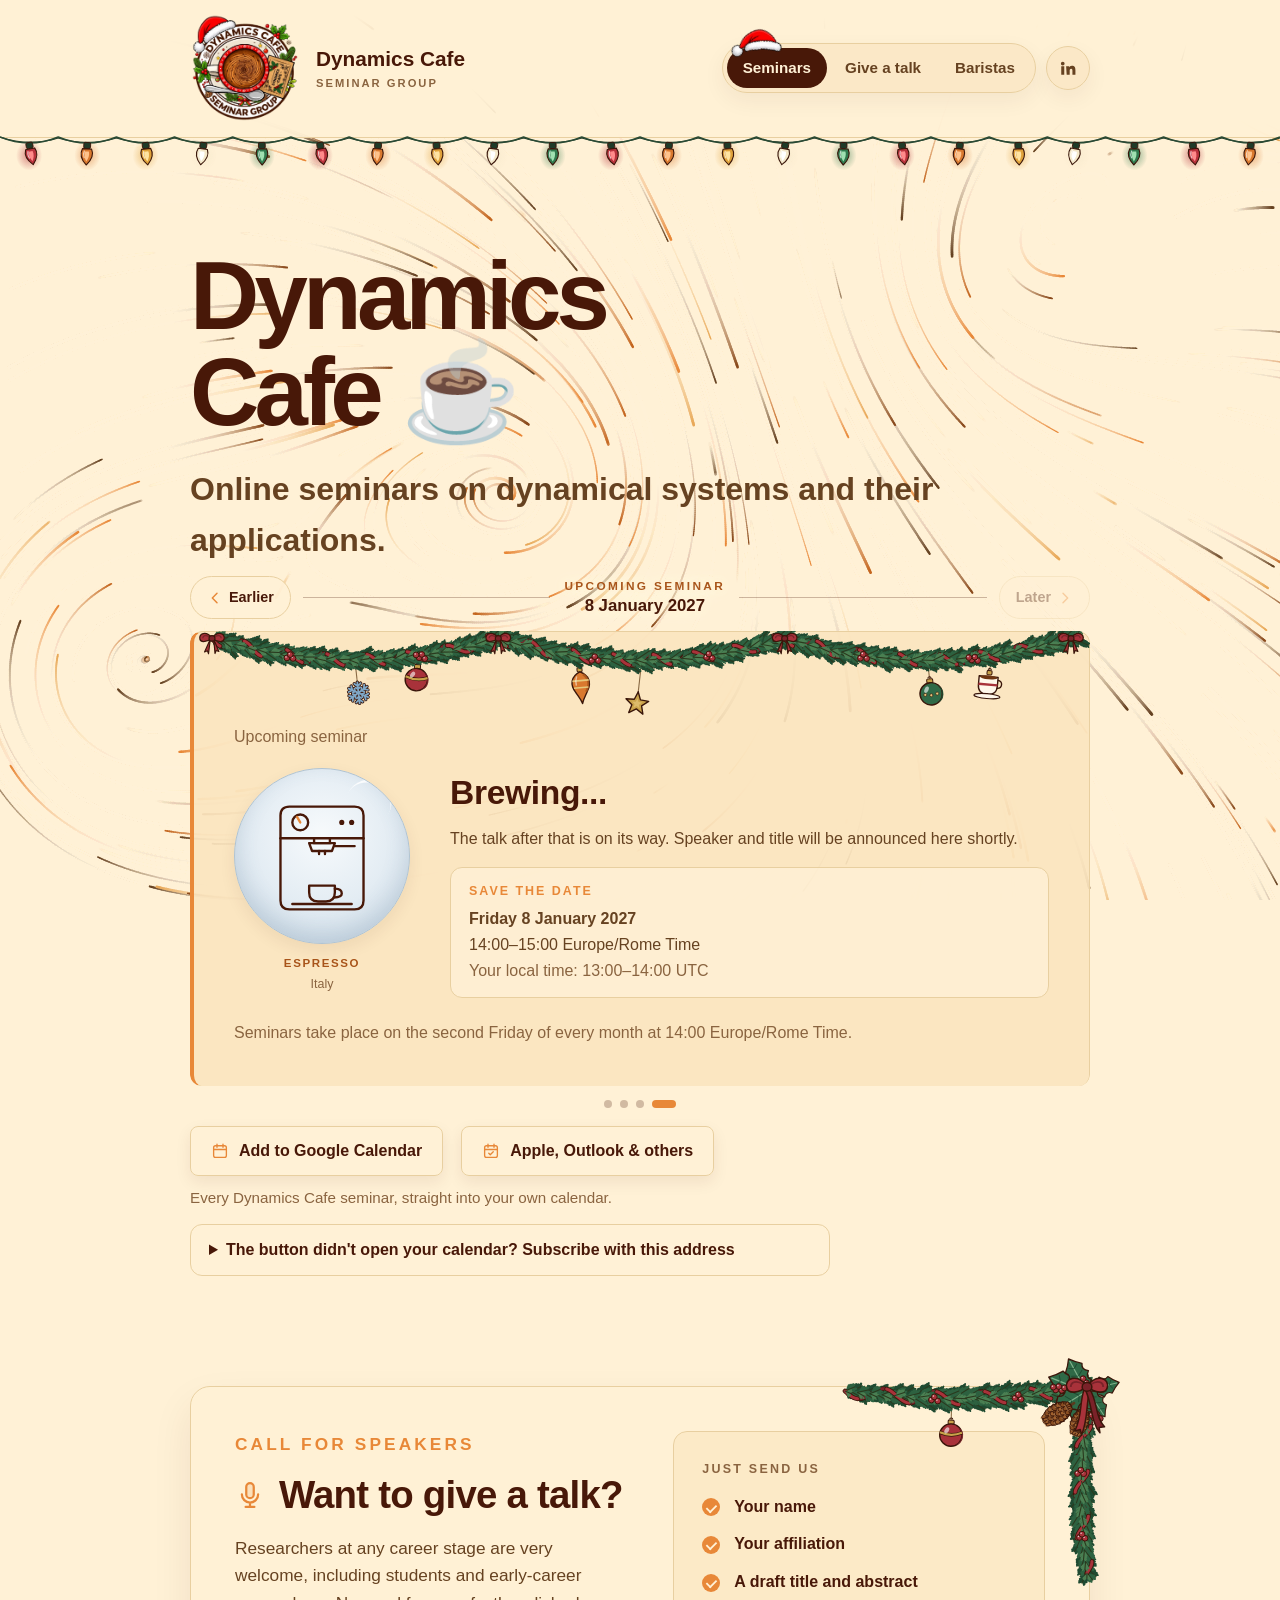
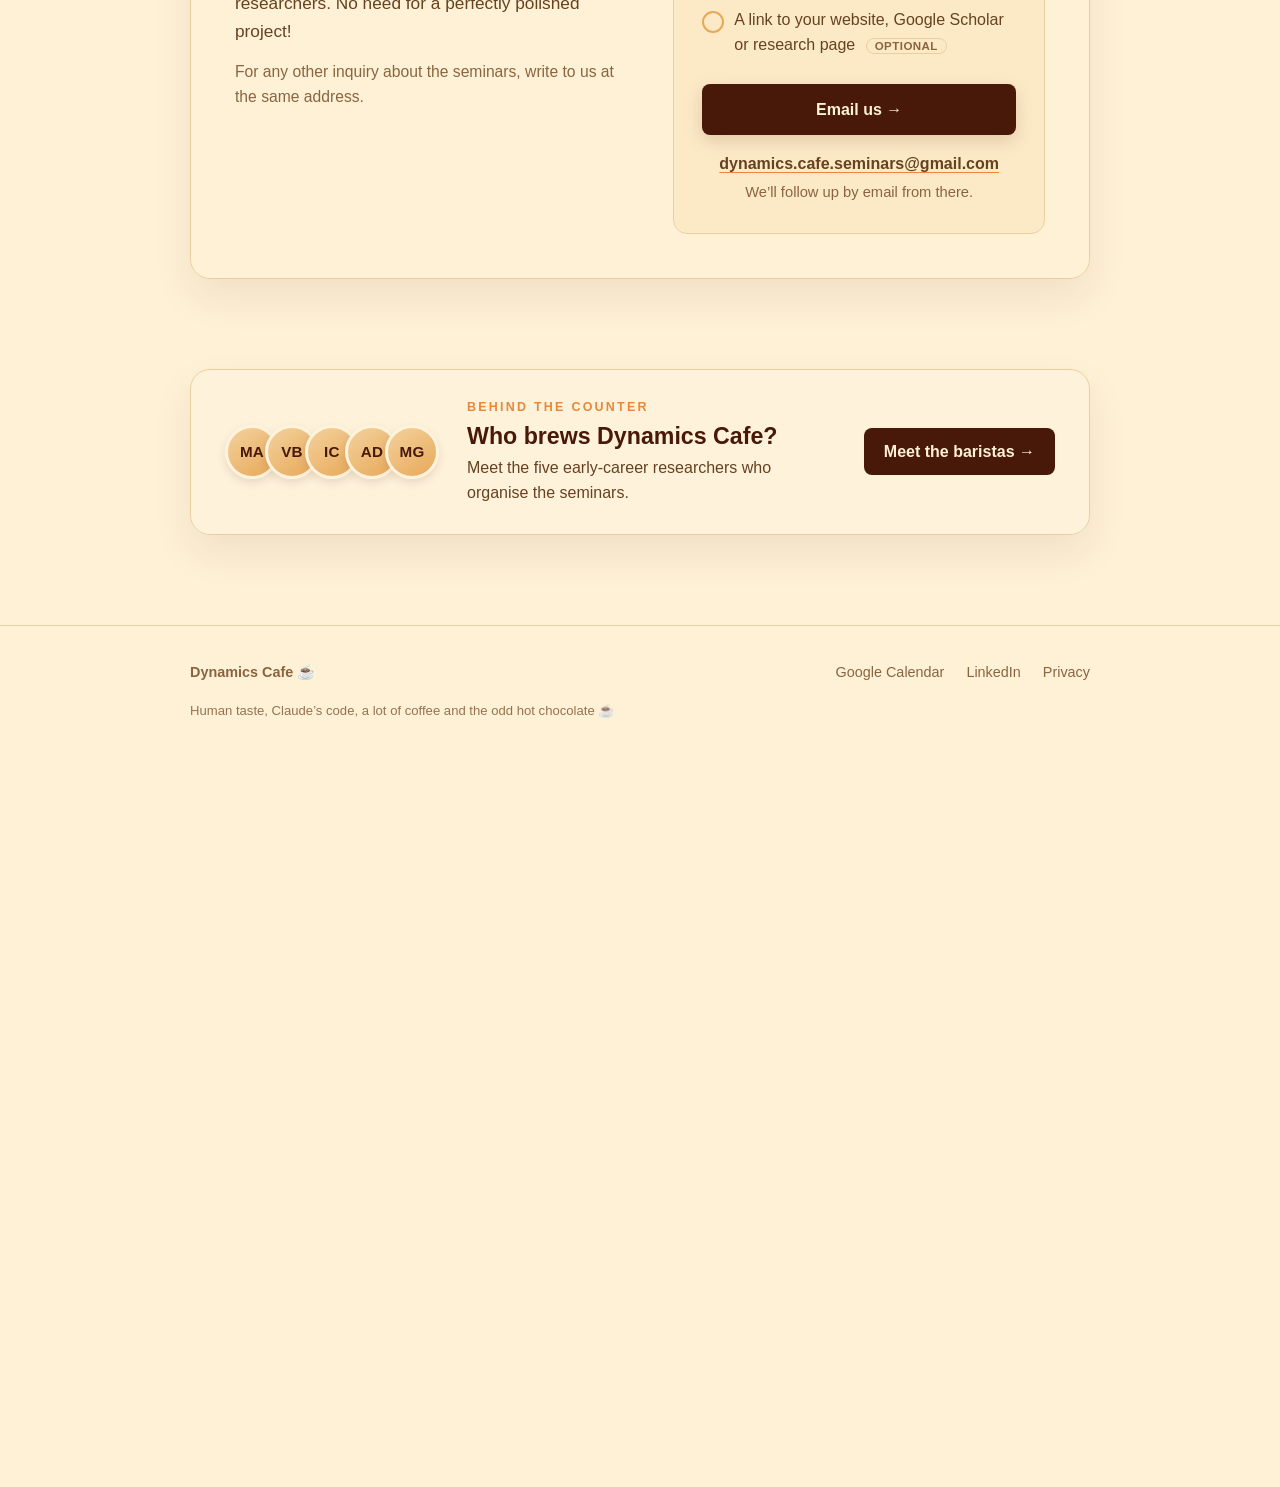
<file: index.html>
<!DOCTYPE html>
<html lang="en">

<head>
  <meta charset="UTF-8">
  <meta name="viewport" content="width=device-width, initial-scale=1.0">

  <title>Dynamics Cafe ☕ · Online seminars on dynamical systems</title>

  <meta
    name="description"
    content="Dynamics Cafe — online seminars on dynamical systems and their applications. Monthly talks on the second Friday at 14:00 Europe/Rome Time, open to everyone."
  >

  <link rel="canonical" href="https://dynamics-cafe.github.io/">
  <link rel="icon" type="image/png" sizes="32x32" href="img/favicon-32.png?v=2">
  <link rel="icon" type="image/png" sizes="192x192" href="img/favicon-192.png?v=2">
  <link rel="apple-touch-icon" href="img/apple-touch-icon.png?v=2">
  <!-- Christmas decorations, on by date (24 Nov - 10 Jan): see js/season.js -->
  <script src="js/season.js?v=20261124w"></script>

  <!-- link previews (LinkedIn, WhatsApp, Slack, ...) -->
  <meta property="og:type" content="website">
  <meta property="og:site_name" content="Dynamics Cafe">
  <meta property="og:title" content="Dynamics Cafe ☕ · Online seminars on dynamical systems">
  <meta property="og:description" content="Monthly online talks on dynamical systems and their applications. Second Friday of every month, 14:00 Europe/Rome Time.">
  <meta property="og:url" content="https://dynamics-cafe.github.io/">
  <!-- a small, dedicated preview card: when the image is too big, apps pick a photo from the page instead -->
  <meta property="og:image" content="https://dynamics-cafe.github.io/img/preview-card.jpg">
  <meta property="og:image:type" content="image/jpeg">
  <meta property="og:image:width" content="2400">
  <meta property="og:image:height" content="1260">
  <meta property="og:image:alt" content="Dynamics Cafe logo: online seminars on dynamical systems and their applications">
  <meta name="twitter:card" content="summary_large_image">
  <meta name="twitter:image" content="https://dynamics-cafe.github.io/img/preview-card.jpg">

  <!-- tells Google which picture to show next to the search result (otherwise it picks a photo from the page) -->
  <script type="application/ld+json">
  {
    "@context": "https://schema.org",
    "@graph": [
      {
        "@type": "Organization",
        "@id": "https://dynamics-cafe.github.io/#org",
        "name": "Dynamics Cafe",
        "url": "https://dynamics-cafe.github.io/",
        "logo": "https://dynamics-cafe.github.io/img/logo-square.jpg"
      },
      {
        "@type": "WebSite",
        "@id": "https://dynamics-cafe.github.io/#website",
        "name": "Dynamics Cafe",
        "url": "https://dynamics-cafe.github.io/",
        "publisher": { "@id": "https://dynamics-cafe.github.io/#org" }
      },
      {
        "@type": "WebPage",
        "@id": "https://dynamics-cafe.github.io/",
        "url": "https://dynamics-cafe.github.io/",
        "name": "Dynamics Cafe · Online seminars on dynamical systems",
        "isPartOf": { "@id": "https://dynamics-cafe.github.io/#website" },
        "primaryImageOfPage": { "@type": "ImageObject", "url": "https://dynamics-cafe.github.io/img/logo-square.jpg", "width": 1200, "height": 1200 },
        "image": [
          "https://dynamics-cafe.github.io/img/logo-square.jpg",
          "https://dynamics-cafe.github.io/img/preview-card.jpg"
        ]
      }
    ]
  }
  </script>

  <link rel="stylesheet" href="style.css?v=20261126a">
</head>

<body>

<canvas id="flow" class="trajectory-background" aria-hidden="true"></canvas>

<!-- the header is written by js/nav.js, the same for every page -->
<header class="site-header" id="site-header"></header>
<script src="js/nav.js?v=20261124t" data-page="seminars"></script>


<main>

  <section class="hero" id="seminars">

    <div class="container hero-content">

      <h1>
        Dynamics<br>
        Cafe ☕
      </h1>

      <p class="tagline">
        Online seminars on dynamical systems and their applications.
      </p>

      <div class="seminar-deck">

        <div class="deck-bar" id="deck-bar" hidden>
          <button class="deck-btn" id="deck-prev" type="button" aria-label="Show earlier seminars">
            <svg viewBox="0 0 24 24" width="16" height="16" aria-hidden="true"><path d="M15 5l-7 7 7 7" /></svg>
            <span id="deck-prev-label">Past seminars</span>
          </button>
          <p class="deck-status" role="status" aria-live="polite"><span id="deck-status"><span class="deck-kind">Next seminar</span></span></p>
          <button class="deck-btn" id="deck-next" type="button" aria-label="Show later seminars">
            <span id="deck-next-label">Later</span>
            <svg viewBox="0 0 24 24" width="16" height="16" aria-hidden="true"><path d="M9 5l7 7-7 7" /></svg>
          </button>
        </div>

        <div
          id="deck-track"
          class="deck-track"
          tabindex="0"
          role="region"
          aria-label="Seminars. Swipe sideways or use the arrow keys to see past seminars."
        >
          <div id="next-seminar" class="event deck-slide">

            <p class="muted">
              Loading next seminar…
            </p>

          </div>
        </div>

        <div class="deck-dots" id="deck-dots" hidden></div>

      </div>

      <div class="calendar-cta">
        <a
          class="button secondary"
          href="calendar/"
          target="_blank"
          rel="noopener noreferrer"
        >
          <svg viewBox="0 0 24 24" width="18" height="18" aria-hidden="true">
            <rect x="3.5" y="5" width="17" height="15.5" rx="2.5" />
            <path d="M3.5 10h17M8 3v4M16 3v4" />
          </svg>
          Add to Google Calendar
        </a>
        <a class="button secondary" href="webcal://calendar.google.com/calendar/ical/b4bf05c1f5bbd6d68da1977c8f01544dd8a0ac351d7682cf87809bc593fa659a%40group.calendar.google.com/public/basic.ics">
          <svg viewBox="0 0 24 24" width="18" height="18" aria-hidden="true">
            <rect x="3.5" y="5" width="17" height="15.5" rx="2.5" />
            <path d="M3.5 10h17M8 3v4M16 3v4M9 15l2 2 4-4" />
          </svg>
          Apple, Outlook &amp; others
        </a>
        <span class="muted">Every Dynamics Cafe seminar, straight into your own calendar.</span>
      </div>

      <details class="calendar-help">
        <summary>The button didn't open your calendar? Subscribe with this address</summary>
        <div class="ics-row">
          <input
            id="ics-url"
            class="ics-url"
            type="text"
            readonly
            value="https://calendar.google.com/calendar/ical/b4bf05c1f5bbd6d68da1977c8f01544dd8a0ac351d7682cf87809bc593fa659a%40group.calendar.google.com/public/basic.ics"
            aria-label="Calendar address in iCal format"
            onclick="this.select()"
          >
          <button id="ics-copy" class="copy-button" type="button" data-copy-target="ics-url">
            Copy
          </button>
        </div>
        <p id="ics-status" class="copy-status" role="status" aria-live="polite"></p>
        <ul>
          <li><strong>Outlook:</strong> Add calendar, then Subscribe from web.</li>
          <li><strong>Apple Calendar on Mac:</strong> File, then New Calendar Subscription.</li>
          <li><strong>iPhone / iPad:</strong> Settings, Calendar, Accounts, Add Account, Other, Add Subscribed Calendar.</li>
          <li><strong>Other apps:</strong> look for "Subscribe to calendar" or "Add from URL".</li>
        </ul>
        <p class="muted">
          Menu names vary a little between versions. The calendar then updates itself, and new
          seminars can take a few hours to appear.
        </p>
      </details>

    </div>

  </section>

  <section class="talk" id="contact">
    <div class="container">
      <div class="talk-panel">

        <div class="talk-intro">
          <p class="eyebrow">Call for speakers</p>

          <h2>
            <svg class="mic" viewBox="0 0 24 24" width="30" height="30" aria-hidden="true">
              <rect x="9" y="2.5" width="6" height="12" rx="3" />
              <path d="M5.5 11.5a6.5 6.5 0 0 0 13 0M12 18v3.5M8.5 21.5h7" />
            </svg>
            Want to give a talk?
          </h2>

          <p>
            Researchers at any career stage are very welcome, including
            students and early-career researchers. No need for a perfectly
            polished project!
          </p>

          <p class="muted">
            For any other inquiry about the seminars, write to us at the
            same address.
          </p>
        </div>

        <div class="talk-send">
          <p class="talk-label">Just send us</p>

          <ul class="checklist">
            <li>Your name</li>
            <li>Your affiliation</li>
            <li>A draft title and abstract</li>
            <li class="optional">
              A link to your website, Google Scholar or research page
              <span>optional</span>
            </li>
          </ul>

          <a
            class="button"
            href="mailto:dynamics.cafe.seminars@gmail.com?subject=Dynamics%20Cafe%20talk%20proposal"
          >
            Email us →
          </a>

          <p class="talk-email">
            <a href="mailto:dynamics.cafe.seminars@gmail.com">dynamics.cafe.seminars@<wbr>gmail.com</a>
          </p>

          <p class="talk-note muted">
            We’ll follow up by email from there.
          </p>
        </div>

      </div>
    </div>
  </section>

  <section class="counter" id="baristas">
    <div class="container">
      <a class="counter-card" href="baristas.html">
        <span id="barista-faces" class="barista-faces"></span>
        <span class="counter-text">
          <span class="eyebrow">Behind the counter</span>
          <span class="counter-title">Who brews Dynamics Cafe?</span>
          <span class="counter-lead">Meet the five early-career researchers who organise the seminars.</span>
        </span>
        <span class="counter-go" aria-hidden="true">Meet the baristas →</span>
      </a>
    </div>
  </section>

</main>


<!-- the footer is written by js/footer.js, the same for every page -->
<footer class="site-footer" id="site-footer"></footer>
<script src="js/footer.js?v=20261124j"></script>
<script src="js/garland.js?v=20261124v"></script>


<script src="js/flow.js?v=20261124a"></script>
<script src="js/brew.js?v=20261124a"></script>
<script src="js/seminars.js?v=20261126a"></script>
<script src="js/copy.js?v=20261124a"></script>
<script src="js/team.js?v=20261126a"></script>

</body>
</html>
</file>
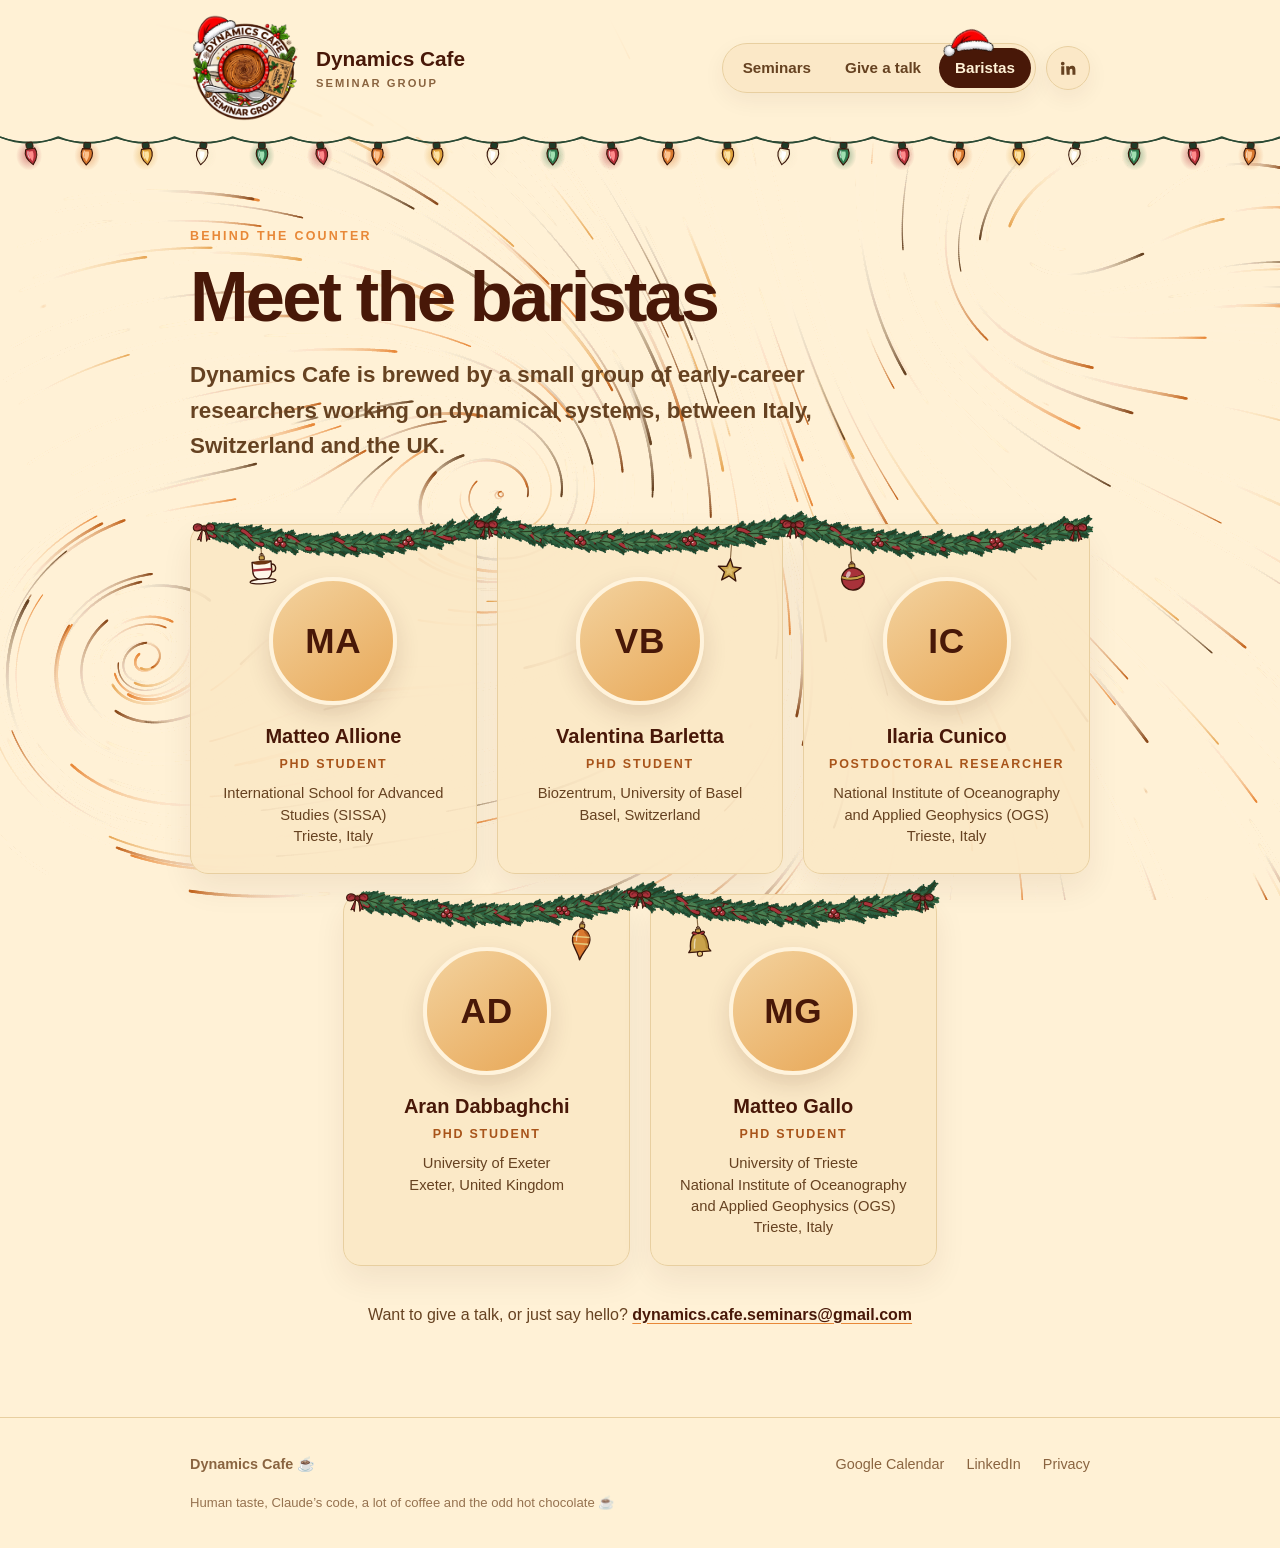
<file: baristas.html>
<!DOCTYPE html>
<html lang="en">

<head>
  <meta charset="UTF-8">
  <meta name="viewport" content="width=device-width, initial-scale=1.0">

  <title>Meet the baristas · Dynamics Cafe</title>

  <meta
    name="description"
    content="The early-career researchers who organise Dynamics Cafe, the monthly online seminar series on dynamical systems and their applications."
  >

  <link rel="canonical" href="https://dynamics-cafe.github.io/baristas.html">
  <link rel="icon" type="image/png" sizes="32x32" href="img/favicon-32.png?v=2">
  <link rel="icon" type="image/png" sizes="192x192" href="img/favicon-192.png?v=2">
  <link rel="apple-touch-icon" href="img/apple-touch-icon.png?v=2">
  <!-- Christmas decorations, on by date (24 Nov - 10 Jan): see js/season.js -->
  <script src="js/season.js?v=20261124w"></script>

  <meta property="og:type" content="website">
  <meta property="og:site_name" content="Dynamics Cafe">
  <meta property="og:title" content="Meet the baristas · Dynamics Cafe">
  <meta property="og:description" content="The early-career researchers who organise Dynamics Cafe.">
  <meta property="og:url" content="https://dynamics-cafe.github.io/baristas.html">
  <meta property="og:image" content="https://dynamics-cafe.github.io/img/preview-card.jpg">
  <meta property="og:image:width" content="2400">
  <meta property="og:image:height" content="1260">
  <meta name="twitter:card" content="summary_large_image">
  <meta name="twitter:image" content="https://dynamics-cafe.github.io/img/preview-card.jpg">

  <link rel="stylesheet" href="style.css?v=20261126a">
</head>

<body>

<canvas id="flow" class="trajectory-background" aria-hidden="true"></canvas>

<!-- the header is written by js/nav.js, the same for every page -->
<header class="site-header" id="site-header"></header>
<script src="js/nav.js?v=20261124t" data-page="baristas"></script>


<main>

  <section class="baristas-hero">
    <div class="container">
      <p class="eyebrow">Behind the counter</p>
      <h1>Meet the baristas</h1>
      <p class="tagline">
        Dynamics Cafe is brewed by a small group of early-career researchers
        working on dynamical systems, between Italy, Switzerland and the UK.
      </p>
    </div>
  </section>

  <section class="baristas-list">
    <div class="container">
      <div id="barista-grid" class="barista-grid">
        <p class="muted">Loading the team…</p>
      </div>

      <p class="baristas-cta">
        Want to give a talk, or just say hello?
        <a href="mailto:dynamics.cafe.seminars@gmail.com">dynamics.cafe.seminars@<wbr>gmail.com</a>
      </p>
    </div>
  </section>

</main>


<!-- the footer is written by js/footer.js, the same for every page -->
<footer class="site-footer" id="site-footer"></footer>
<script src="js/footer.js?v=20261124j"></script>
<script src="js/garland.js?v=20261124v"></script>


<script src="js/flow.js?v=20261124a"></script>
<script src="js/team.js?v=20261126a"></script>

</body>
</html>
</file>
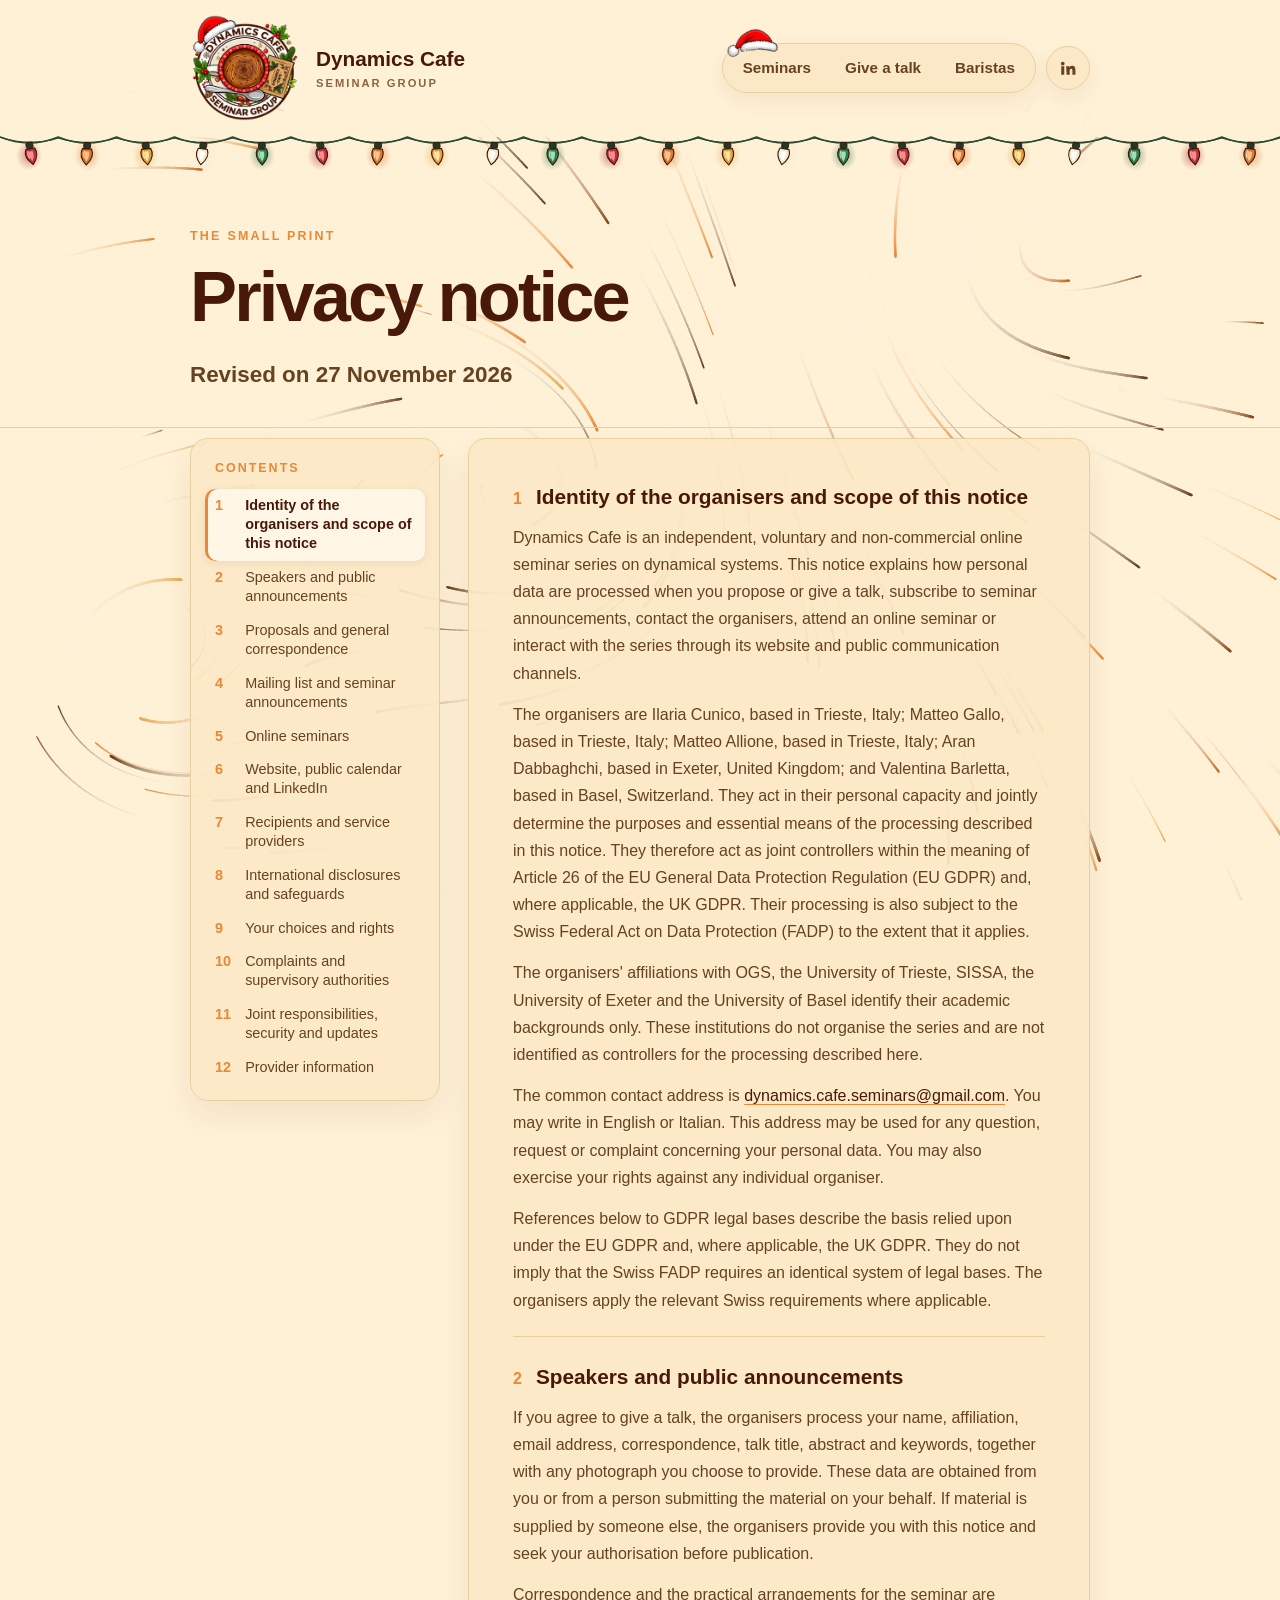
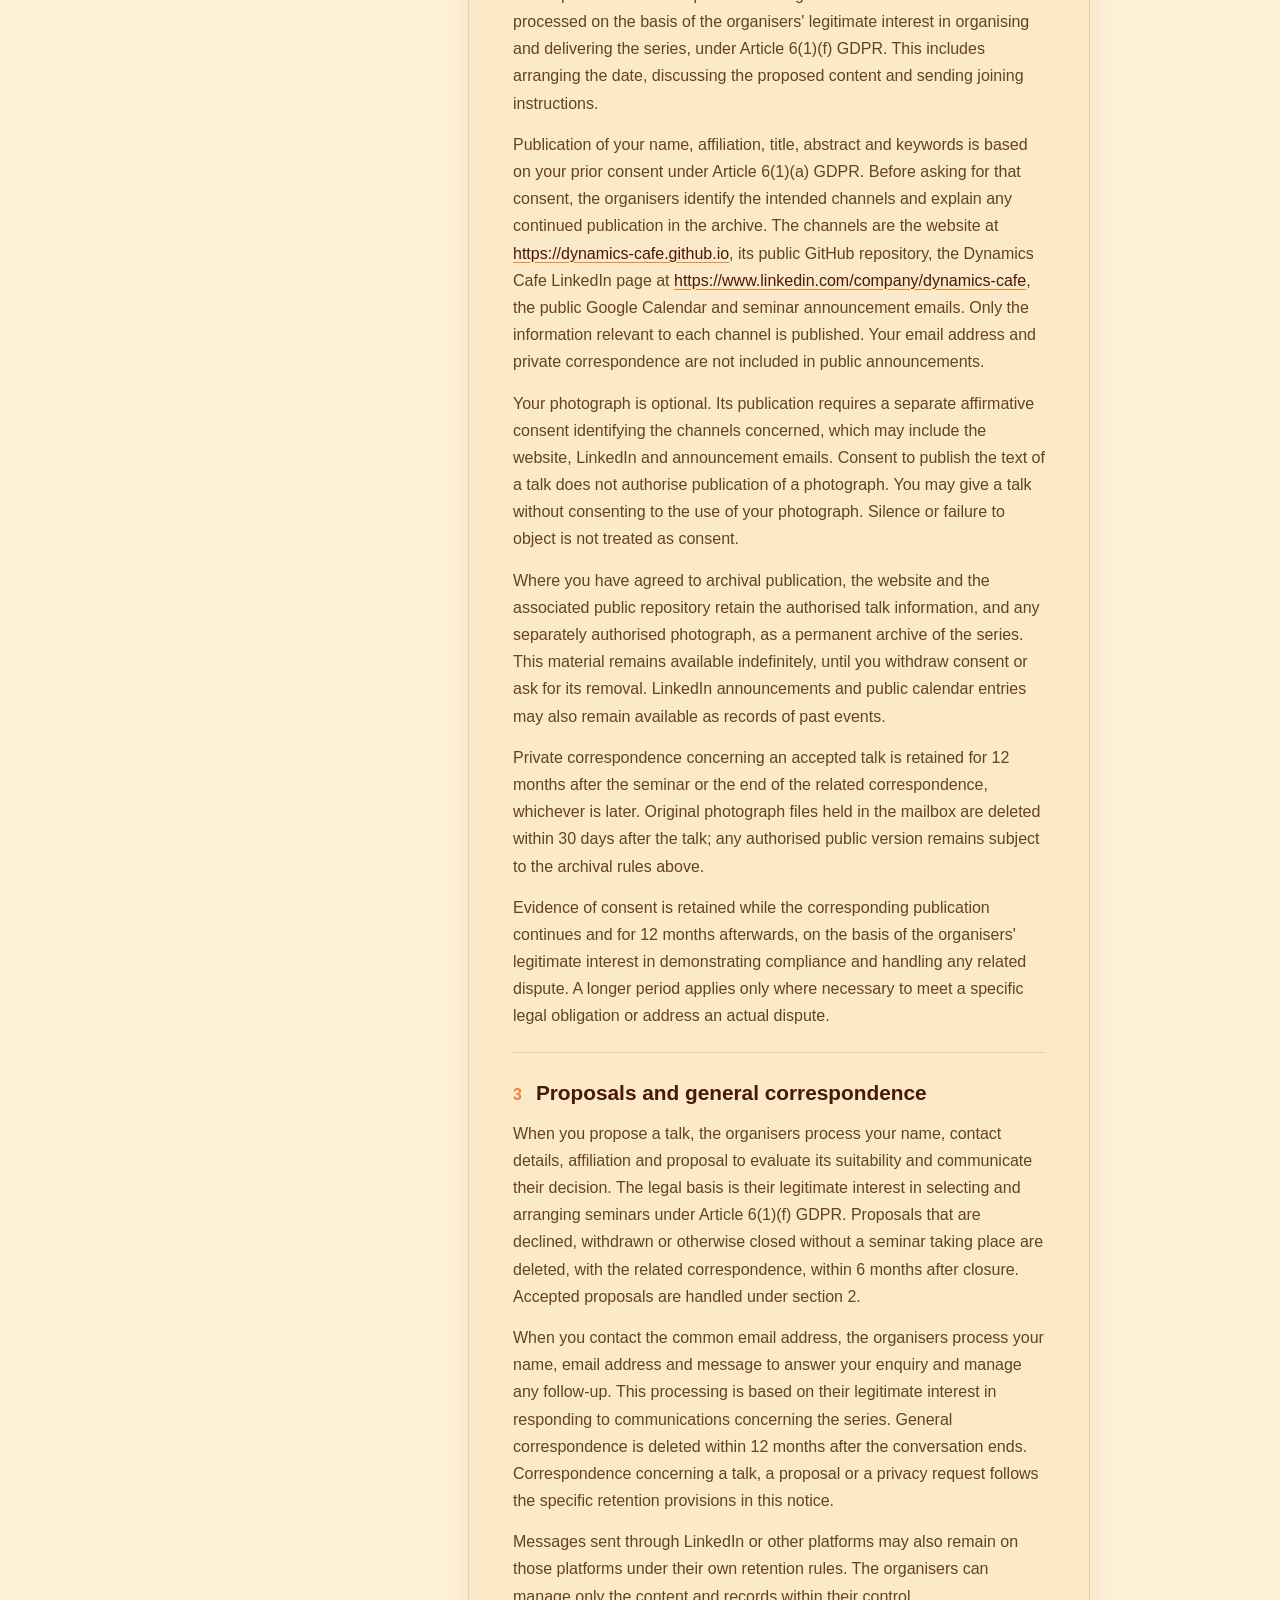
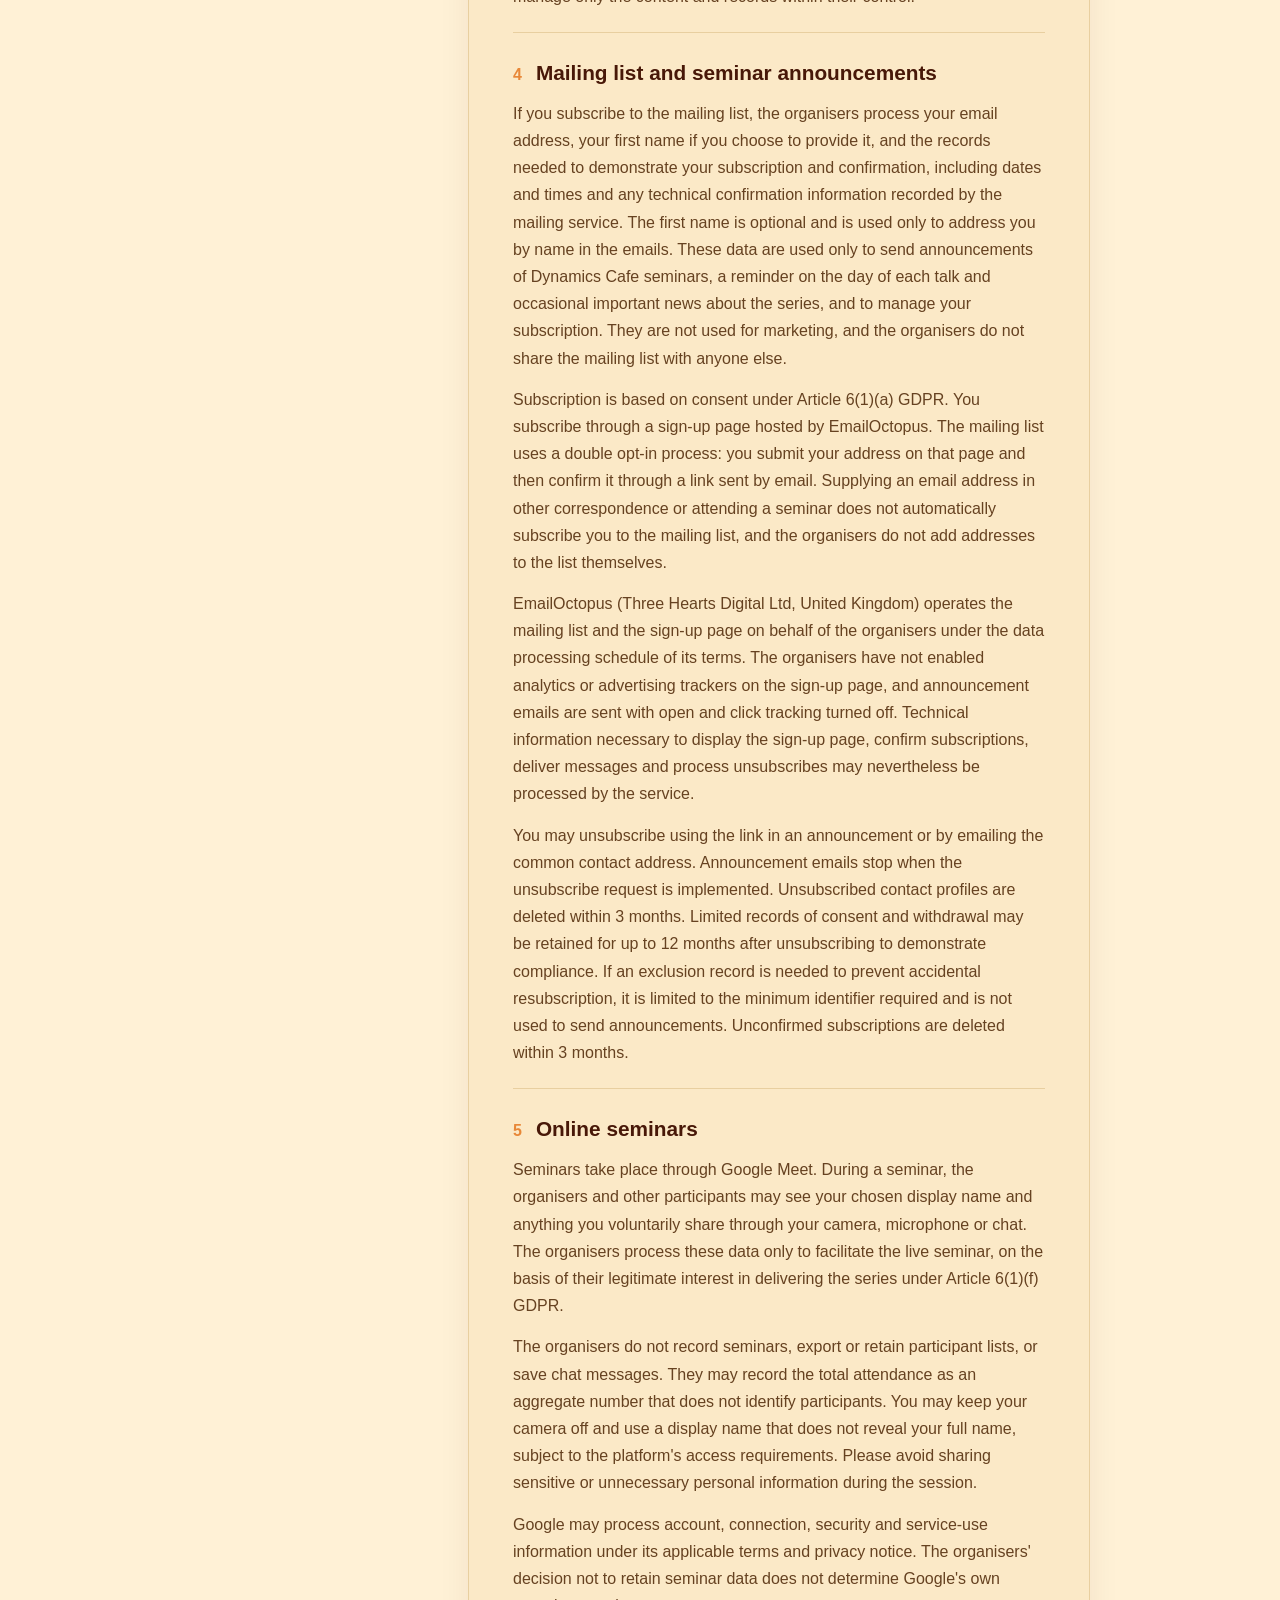
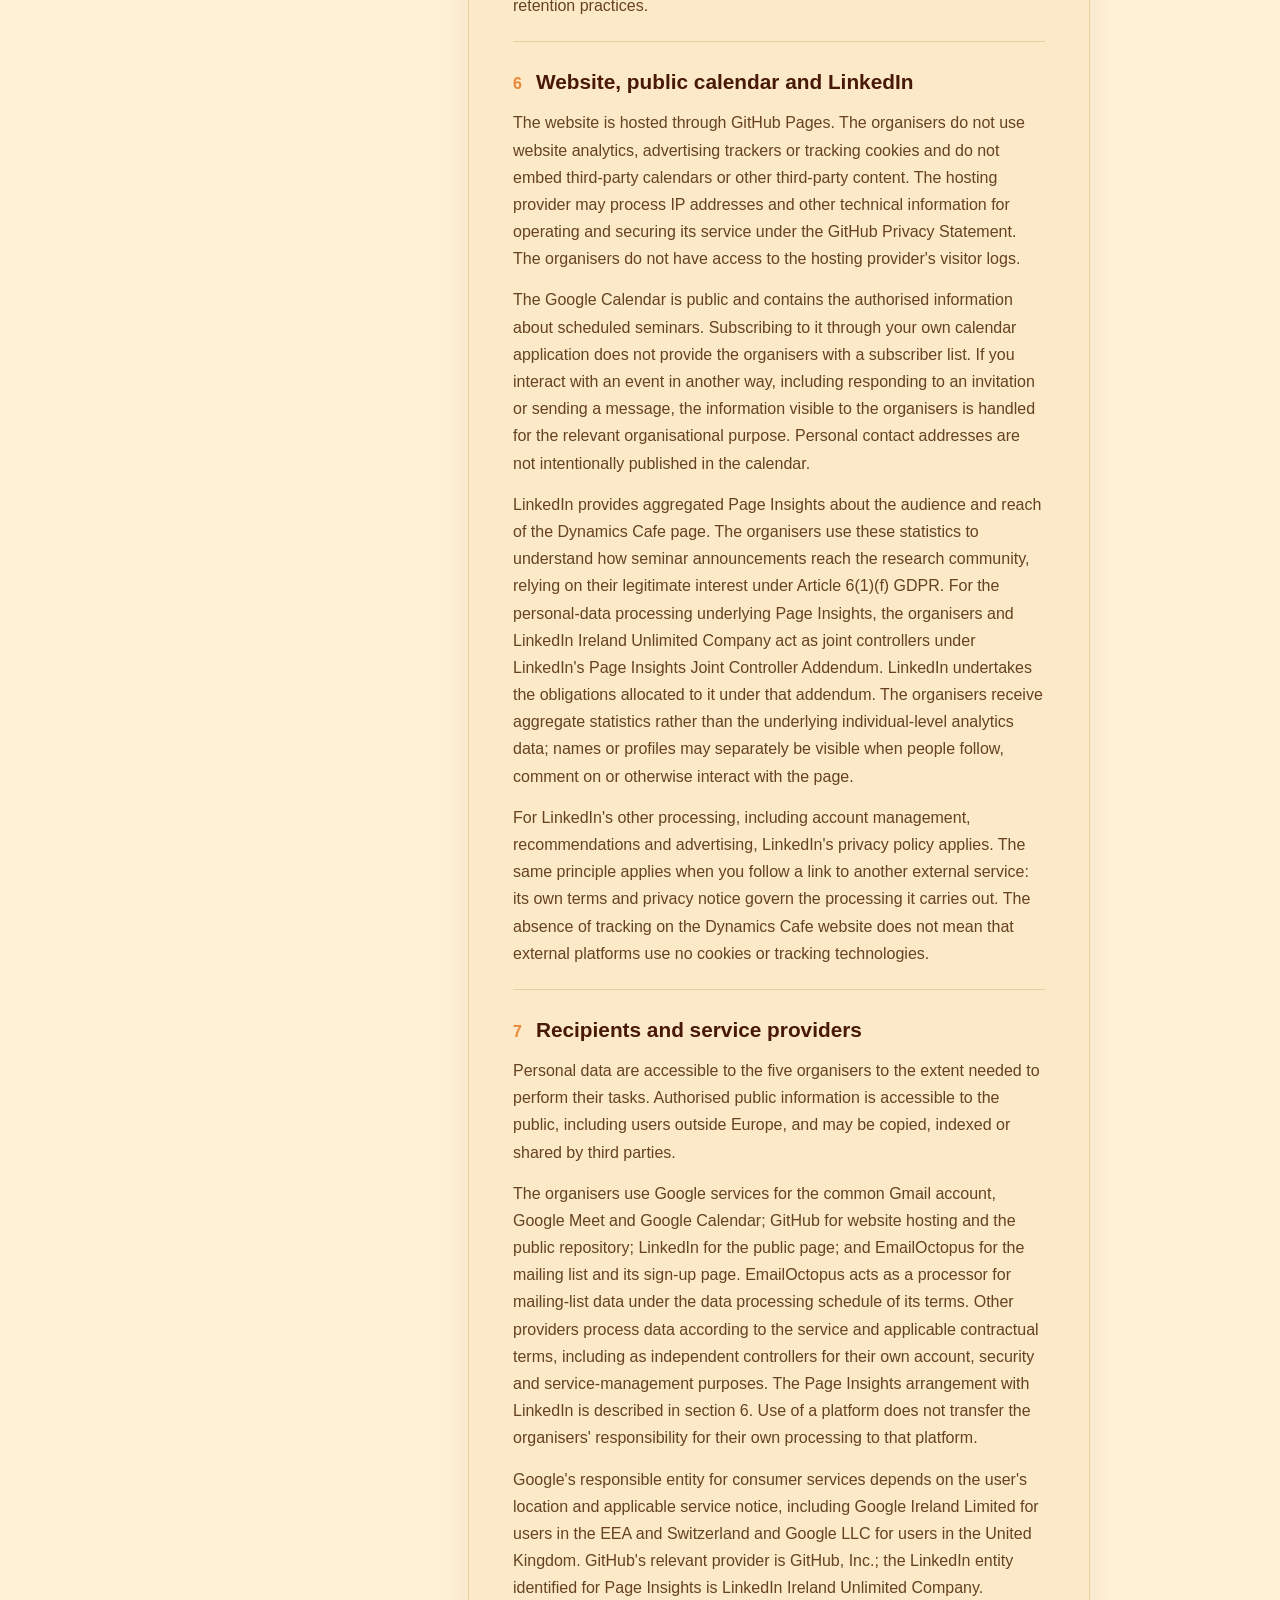
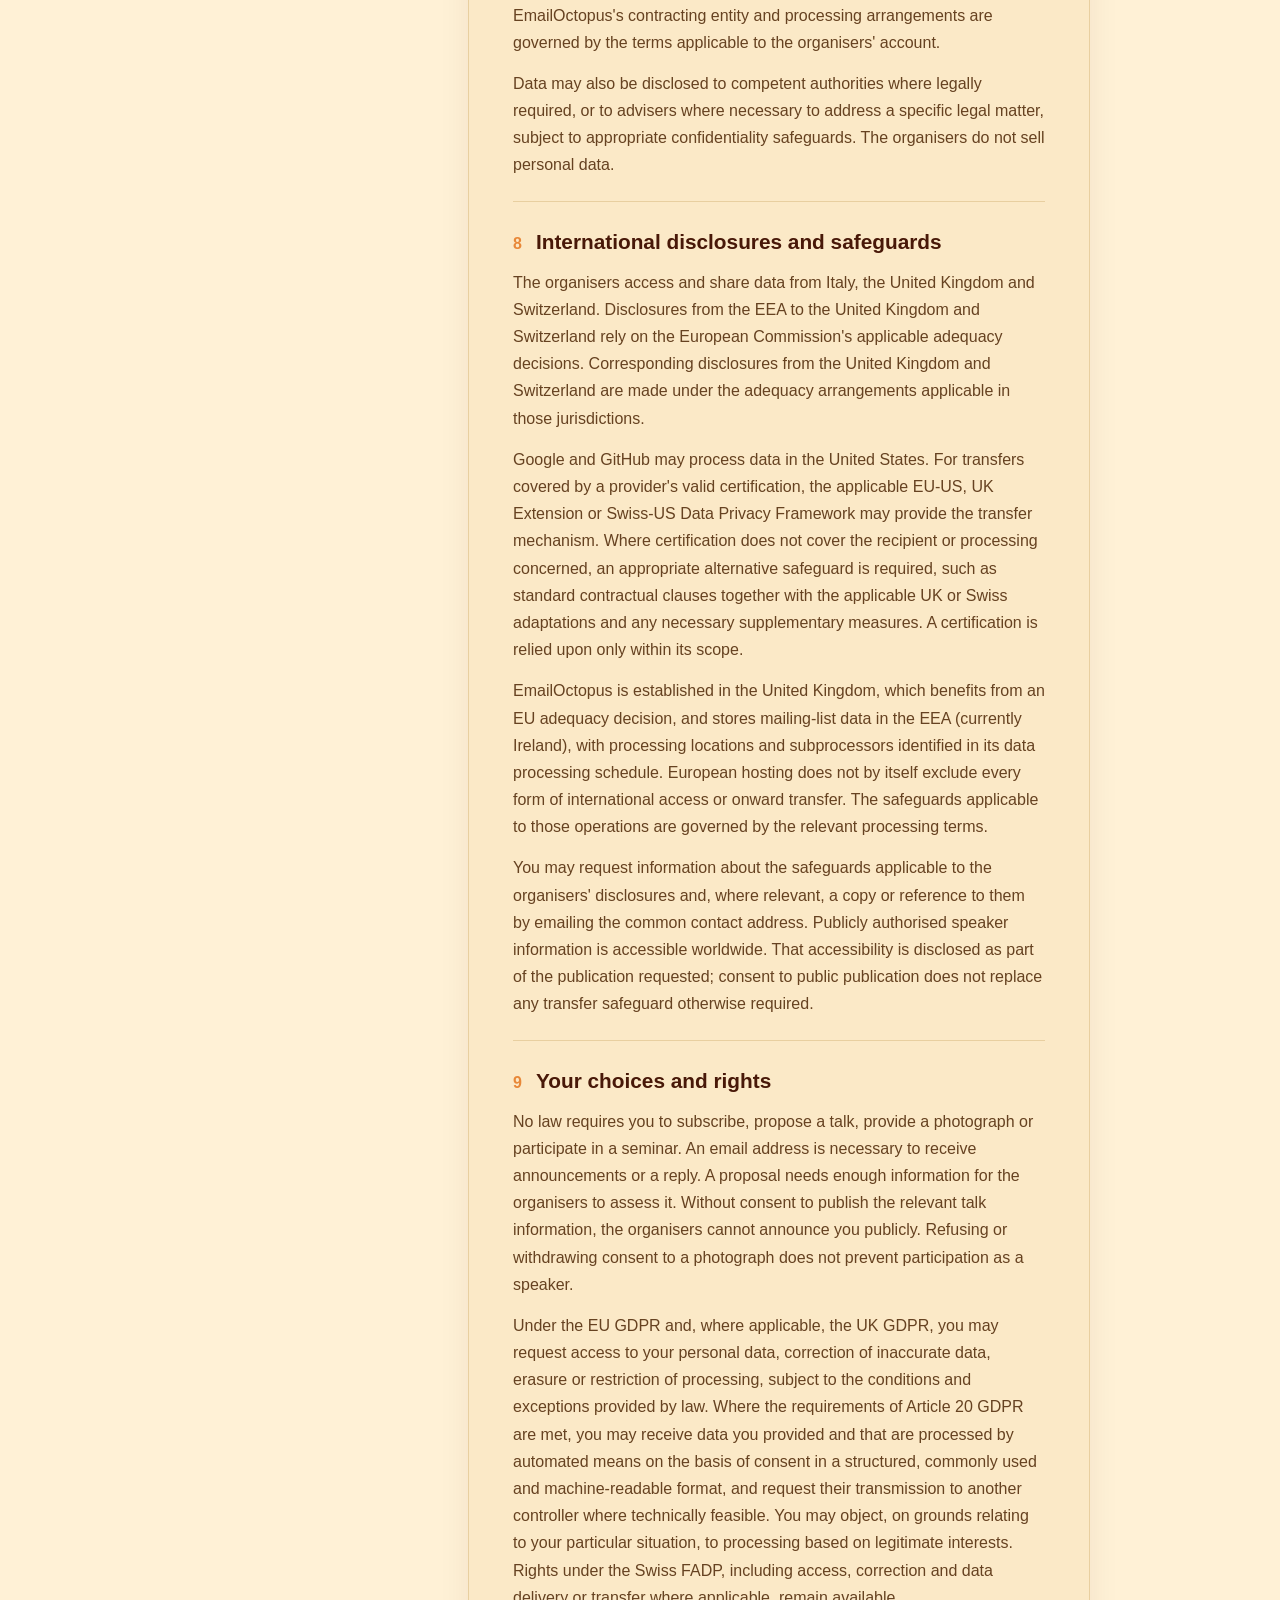
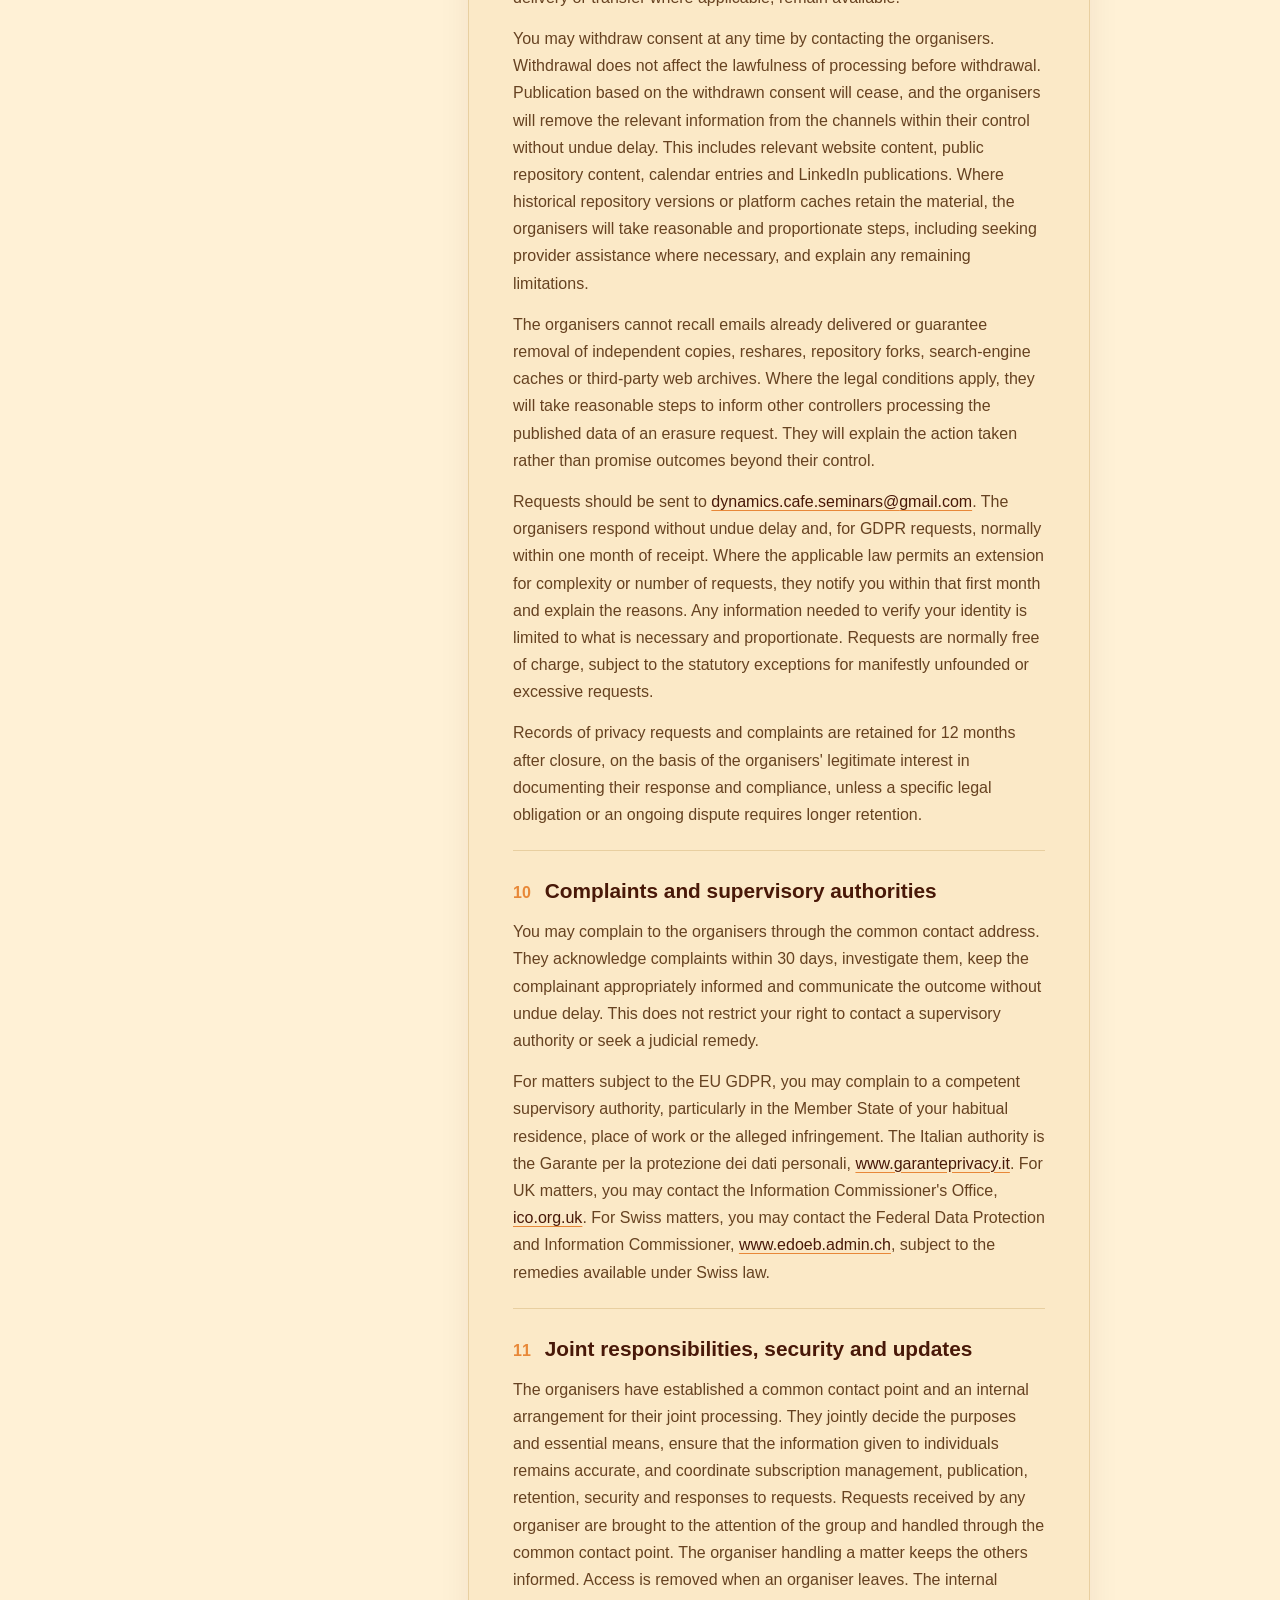
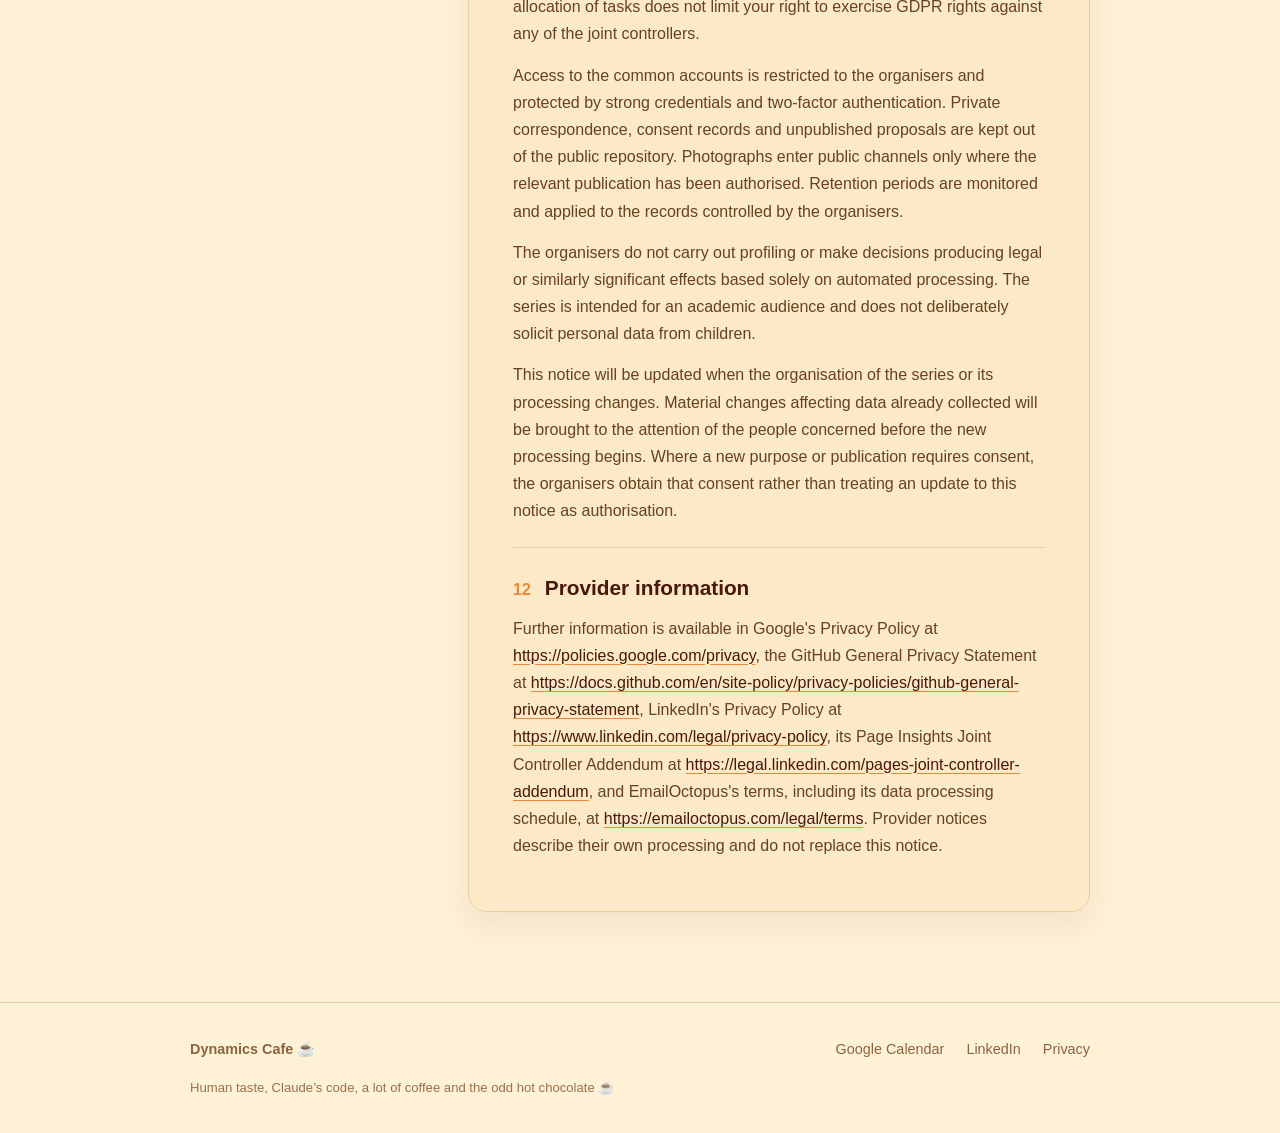
<file: privacy.html>
<!DOCTYPE html>
<html lang="en">

<head>
  <meta charset="UTF-8">
  <meta name="viewport" content="width=device-width, initial-scale=1.0">

  <title>Privacy notice · Dynamics Cafe</title>

  <meta
    name="description"
    content="How Dynamics Cafe, the online seminar series on dynamical systems, handles the personal data of speakers, subscribers, participants and visitors."
  >

  <link rel="canonical" href="https://dynamics-cafe.github.io/privacy.html">
  <link rel="icon" type="image/png" sizes="32x32" href="img/favicon-32.png?v=2">
  <link rel="icon" type="image/png" sizes="192x192" href="img/favicon-192.png?v=2">
  <link rel="apple-touch-icon" href="img/apple-touch-icon.png?v=2">
  <!-- Christmas decorations, on by date (24 Nov - 10 Jan): see js/season.js -->
  <script src="js/season.js?v=20261124w"></script>

  <meta property="og:type" content="website">
  <meta property="og:site_name" content="Dynamics Cafe">
  <meta property="og:title" content="Privacy notice · Dynamics Cafe">
  <meta property="og:description" content="How Dynamics Cafe handles personal data.">
  <meta property="og:url" content="https://dynamics-cafe.github.io/privacy.html">
  <meta property="og:image" content="https://dynamics-cafe.github.io/img/preview-card.jpg">
  <meta property="og:image:width" content="2400">
  <meta property="og:image:height" content="1260">
  <meta name="twitter:card" content="summary_large_image">
  <meta name="twitter:image" content="https://dynamics-cafe.github.io/img/preview-card.jpg">

  <link rel="stylesheet" href="style.css?v=20261126a">
</head>

<body>

<canvas id="flow" class="trajectory-background" aria-hidden="true"></canvas>

<!-- the header is written by js/nav.js, the same for every page -->
<header class="site-header" id="site-header"></header>
<script src="js/nav.js?v=20261124t" data-page="privacy"></script>

<main>

  <section class="baristas-hero policy-hero">
    <div class="container">
      <p class="eyebrow">The small print</p>
      <h1>Privacy notice</h1>
      <p class="tagline">Revised on 27 November 2026</p>
    </div>
  </section>

  <section class="policy">
    <div class="container policy-layout">

      <aside class="policy-toc" aria-label="Contents">
        <p class="policy-toc-title">Contents</p>
        <ol>
          <li><a href="#s1"><span>1</span>Identity of the organisers and scope of this notice</a></li>
          <li><a href="#s2"><span>2</span>Speakers and public announcements</a></li>
          <li><a href="#s3"><span>3</span>Proposals and general correspondence</a></li>
          <li><a href="#s4"><span>4</span>Mailing list and seminar announcements</a></li>
          <li><a href="#s5"><span>5</span>Online seminars</a></li>
          <li><a href="#s6"><span>6</span>Website, public calendar and LinkedIn</a></li>
          <li><a href="#s7"><span>7</span>Recipients and service providers</a></li>
          <li><a href="#s8"><span>8</span>International disclosures and safeguards</a></li>
          <li><a href="#s9"><span>9</span>Your choices and rights</a></li>
          <li><a href="#s10"><span>10</span>Complaints and supervisory authorities</a></li>
          <li><a href="#s11"><span>11</span>Joint responsibilities, security and updates</a></li>
          <li><a href="#s12"><span>12</span>Provider information</a></li>
        </ol>
      </aside>

      <article class="policy-text">
      <section class="policy-section" id="s1">
        <h2><span class="policy-num">1</span>Identity of the organisers and scope of this notice</h2>
        <p>Dynamics Cafe is an independent, voluntary and non-commercial online seminar series on dynamical systems. This notice explains how personal data are processed when you propose or give a talk, subscribe to seminar announcements, contact the organisers, attend an online seminar or interact with the series through its website and public communication channels.</p>
        <p>The organisers are Ilaria Cunico, based in Trieste, Italy; Matteo Gallo, based in Trieste, Italy; Matteo Allione, based in Trieste, Italy; Aran Dabbaghchi, based in Exeter, United Kingdom; and Valentina Barletta, based in Basel, Switzerland. They act in their personal capacity and jointly determine the purposes and essential means of the processing described in this notice. They therefore act as joint controllers within the meaning of Article 26 of the EU General Data Protection Regulation (EU GDPR) and, where applicable, the UK GDPR. Their processing is also subject to the Swiss Federal Act on Data Protection (FADP) to the extent that it applies.</p>
        <p>The organisers' affiliations with OGS, the University of Trieste, SISSA, the University of Exeter and the University of Basel identify their academic backgrounds only. These institutions do not organise the series and are not identified as controllers for the processing described here.</p>
        <p>The common contact address is <a href="mailto:dynamics.cafe.seminars@gmail.com">dynamics.cafe.seminars@<wbr>gmail.com</a>. You may write in English or Italian. This address may be used for any question, request or complaint concerning your personal data. You may also exercise your rights against any individual organiser.</p>
        <p>References below to GDPR legal bases describe the basis relied upon under the EU GDPR and, where applicable, the UK GDPR. They do not imply that the Swiss FADP requires an identical system of legal bases. The organisers apply the relevant Swiss requirements where applicable.</p>
      </section>

      <section class="policy-section" id="s2">
        <h2><span class="policy-num">2</span>Speakers and public announcements</h2>
        <p>If you agree to give a talk, the organisers process your name, affiliation, email address, correspondence, talk title, abstract and keywords, together with any photograph you choose to provide. These data are obtained from you or from a person submitting the material on your behalf. If material is supplied by someone else, the organisers provide you with this notice and seek your authorisation before publication.</p>
        <p>Correspondence and the practical arrangements for the seminar are processed on the basis of the organisers' legitimate interest in organising and delivering the series, under Article 6(1)(f) GDPR. This includes arranging the date, discussing the proposed content and sending joining instructions.</p>
        <p>Publication of your name, affiliation, title, abstract and keywords is based on your prior consent under Article 6(1)(a) GDPR. Before asking for that consent, the organisers identify the intended channels and explain any continued publication in the archive. The channels are the website at <a href="https://dynamics-cafe.github.io" target="_blank" rel="noopener noreferrer">https://dynamics-cafe.github.io</a>, its public GitHub repository, the Dynamics Cafe LinkedIn page at <a href="https://www.linkedin.com/company/dynamics-cafe" target="_blank" rel="noopener noreferrer">https://www.linkedin.com/company/dynamics-cafe</a>, the public Google Calendar and seminar announcement emails. Only the information relevant to each channel is published. Your email address and private correspondence are not included in public announcements.</p>
        <p>Your photograph is optional. Its publication requires a separate affirmative consent identifying the channels concerned, which may include the website, LinkedIn and announcement emails. Consent to publish the text of a talk does not authorise publication of a photograph. You may give a talk without consenting to the use of your photograph. Silence or failure to object is not treated as consent.</p>
        <p>Where you have agreed to archival publication, the website and the associated public repository retain the authorised talk information, and any separately authorised photograph, as a permanent archive of the series. This material remains available indefinitely, until you withdraw consent or ask for its removal. LinkedIn announcements and public calendar entries may also remain available as records of past events.</p>
        <p>Private correspondence concerning an accepted talk is retained for 12 months after the seminar or the end of the related correspondence, whichever is later. Original photograph files held in the mailbox are deleted within 30 days after the talk; any authorised public version remains subject to the archival rules above.</p>
        <p>Evidence of consent is retained while the corresponding publication continues and for 12 months afterwards, on the basis of the organisers' legitimate interest in demonstrating compliance and handling any related dispute. A longer period applies only where necessary to meet a specific legal obligation or address an actual dispute.</p>
      </section>

      <section class="policy-section" id="s3">
        <h2><span class="policy-num">3</span>Proposals and general correspondence</h2>
        <p>When you propose a talk, the organisers process your name, contact details, affiliation and proposal to evaluate its suitability and communicate their decision. The legal basis is their legitimate interest in selecting and arranging seminars under Article 6(1)(f) GDPR. Proposals that are declined, withdrawn or otherwise closed without a seminar taking place are deleted, with the related correspondence, within 6 months after closure. Accepted proposals are handled under section 2.</p>
        <p>When you contact the common email address, the organisers process your name, email address and message to answer your enquiry and manage any follow-up. This processing is based on their legitimate interest in responding to communications concerning the series. General correspondence is deleted within 12 months after the conversation ends. Correspondence concerning a talk, a proposal or a privacy request follows the specific retention provisions in this notice.</p>
        <p>Messages sent through LinkedIn or other platforms may also remain on those platforms under their own retention rules. The organisers can manage only the content and records within their control.</p>
      </section>

      <section class="policy-section" id="s4">
        <h2><span class="policy-num">4</span>Mailing list and seminar announcements</h2>
        <p>If you subscribe to the mailing list, the organisers process your email address, your first name if you choose to provide it, and the records needed to demonstrate your subscription and confirmation, including dates and times and any technical confirmation information recorded by the mailing service. The first name is optional and is used only to address you by name in the emails. These data are used only to send announcements of Dynamics Cafe seminars, a reminder on the day of each talk and occasional important news about the series, and to manage your subscription. They are not used for marketing, and the organisers do not share the mailing list with anyone else.</p>
        <p>Subscription is based on consent under Article 6(1)(a) GDPR. You subscribe through a sign-up page hosted by EmailOctopus. The mailing list uses a double opt-in process: you submit your address on that page and then confirm it through a link sent by email. Supplying an email address in other correspondence or attending a seminar does not automatically subscribe you to the mailing list, and the organisers do not add addresses to the list themselves.</p>
        <p>EmailOctopus (Three Hearts Digital Ltd, United Kingdom) operates the mailing list and the sign-up page on behalf of the organisers under the data processing schedule of its terms. The organisers have not enabled analytics or advertising trackers on the sign-up page, and announcement emails are sent with open and click tracking turned off. Technical information necessary to display the sign-up page, confirm subscriptions, deliver messages and process unsubscribes may nevertheless be processed by the service.</p>
        <p>You may unsubscribe using the link in an announcement or by emailing the common contact address. Announcement emails stop when the unsubscribe request is implemented. Unsubscribed contact profiles are deleted within 3 months. Limited records of consent and withdrawal may be retained for up to 12 months after unsubscribing to demonstrate compliance. If an exclusion record is needed to prevent accidental resubscription, it is limited to the minimum identifier required and is not used to send announcements. Unconfirmed subscriptions are deleted within 3 months.</p>
      </section>

      <section class="policy-section" id="s5">
        <h2><span class="policy-num">5</span>Online seminars</h2>
        <p>Seminars take place through Google Meet. During a seminar, the organisers and other participants may see your chosen display name and anything you voluntarily share through your camera, microphone or chat. The organisers process these data only to facilitate the live seminar, on the basis of their legitimate interest in delivering the series under Article 6(1)(f) GDPR.</p>
        <p>The organisers do not record seminars, export or retain participant lists, or save chat messages. They may record the total attendance as an aggregate number that does not identify participants. You may keep your camera off and use a display name that does not reveal your full name, subject to the platform's access requirements. Please avoid sharing sensitive or unnecessary personal information during the session.</p>
        <p>Google may process account, connection, security and service-use information under its applicable terms and privacy notice. The organisers' decision not to retain seminar data does not determine Google's own retention practices.</p>
      </section>

      <section class="policy-section" id="s6">
        <h2><span class="policy-num">6</span>Website, public calendar and LinkedIn</h2>
        <p>The website is hosted through GitHub Pages. The organisers do not use website analytics, advertising trackers or tracking cookies and do not embed third-party calendars or other third-party content. The hosting provider may process IP addresses and other technical information for operating and securing its service under the GitHub Privacy Statement. The organisers do not have access to the hosting provider's visitor logs.</p>
        <p>The Google Calendar is public and contains the authorised information about scheduled seminars. Subscribing to it through your own calendar application does not provide the organisers with a subscriber list. If you interact with an event in another way, including responding to an invitation or sending a message, the information visible to the organisers is handled for the relevant organisational purpose. Personal contact addresses are not intentionally published in the calendar.</p>
        <p>LinkedIn provides aggregated Page Insights about the audience and reach of the Dynamics Cafe page. The organisers use these statistics to understand how seminar announcements reach the research community, relying on their legitimate interest under Article 6(1)(f) GDPR. For the personal-data processing underlying Page Insights, the organisers and LinkedIn Ireland Unlimited Company act as joint controllers under LinkedIn's Page Insights Joint Controller Addendum. LinkedIn undertakes the obligations allocated to it under that addendum. The organisers receive aggregate statistics rather than the underlying individual-level analytics data; names or profiles may separately be visible when people follow, comment on or otherwise interact with the page.</p>
        <p>For LinkedIn's other processing, including account management, recommendations and advertising, LinkedIn's privacy policy applies. The same principle applies when you follow a link to another external service: its own terms and privacy notice govern the processing it carries out. The absence of tracking on the Dynamics Cafe website does not mean that external platforms use no cookies or tracking technologies.</p>
      </section>

      <section class="policy-section" id="s7">
        <h2><span class="policy-num">7</span>Recipients and service providers</h2>
        <p>Personal data are accessible to the five organisers to the extent needed to perform their tasks. Authorised public information is accessible to the public, including users outside Europe, and may be copied, indexed or shared by third parties.</p>
        <p>The organisers use Google services for the common Gmail account, Google Meet and Google Calendar; GitHub for website hosting and the public repository; LinkedIn for the public page; and EmailOctopus for the mailing list and its sign-up page. EmailOctopus acts as a processor for mailing-list data under the data processing schedule of its terms. Other providers process data according to the service and applicable contractual terms, including as independent controllers for their own account, security and service-management purposes. The Page Insights arrangement with LinkedIn is described in section 6. Use of a platform does not transfer the organisers' responsibility for their own processing to that platform.</p>
        <p>Google's responsible entity for consumer services depends on the user's location and applicable service notice, including Google Ireland Limited for users in the EEA and Switzerland and Google LLC for users in the United Kingdom. GitHub's relevant provider is GitHub, Inc.; the LinkedIn entity identified for Page Insights is LinkedIn Ireland Unlimited Company. EmailOctopus's contracting entity and processing arrangements are governed by the terms applicable to the organisers' account.</p>
        <p>Data may also be disclosed to competent authorities where legally required, or to advisers where necessary to address a specific legal matter, subject to appropriate confidentiality safeguards. The organisers do not sell personal data.</p>
      </section>

      <section class="policy-section" id="s8">
        <h2><span class="policy-num">8</span>International disclosures and safeguards</h2>
        <p>The organisers access and share data from Italy, the United Kingdom and Switzerland. Disclosures from the EEA to the United Kingdom and Switzerland rely on the European Commission's applicable adequacy decisions. Corresponding disclosures from the United Kingdom and Switzerland are made under the adequacy arrangements applicable in those jurisdictions.</p>
        <p>Google and GitHub may process data in the United States. For transfers covered by a provider's valid certification, the applicable EU-US, UK Extension or Swiss-US Data Privacy Framework may provide the transfer mechanism. Where certification does not cover the recipient or processing concerned, an appropriate alternative safeguard is required, such as standard contractual clauses together with the applicable UK or Swiss adaptations and any necessary supplementary measures. A certification is relied upon only within its scope.</p>
        <p>EmailOctopus is established in the United Kingdom, which benefits from an EU adequacy decision, and stores mailing-list data in the EEA (currently Ireland), with processing locations and subprocessors identified in its data processing schedule. European hosting does not by itself exclude every form of international access or onward transfer. The safeguards applicable to those operations are governed by the relevant processing terms.</p>
        <p>You may request information about the safeguards applicable to the organisers' disclosures and, where relevant, a copy or reference to them by emailing the common contact address. Publicly authorised speaker information is accessible worldwide. That accessibility is disclosed as part of the publication requested; consent to public publication does not replace any transfer safeguard otherwise required.</p>
      </section>

      <section class="policy-section" id="s9">
        <h2><span class="policy-num">9</span>Your choices and rights</h2>
        <p>No law requires you to subscribe, propose a talk, provide a photograph or participate in a seminar. An email address is necessary to receive announcements or a reply. A proposal needs enough information for the organisers to assess it. Without consent to publish the relevant talk information, the organisers cannot announce you publicly. Refusing or withdrawing consent to a photograph does not prevent participation as a speaker.</p>
        <p>Under the EU GDPR and, where applicable, the UK GDPR, you may request access to your personal data, correction of inaccurate data, erasure or restriction of processing, subject to the conditions and exceptions provided by law. Where the requirements of Article 20 GDPR are met, you may receive data you provided and that are processed by automated means on the basis of consent in a structured, commonly used and machine-readable format, and request their transmission to another controller where technically feasible. You may object, on grounds relating to your particular situation, to processing based on legitimate interests. Rights under the Swiss FADP, including access, correction and data delivery or transfer where applicable, remain available.</p>
        <p>You may withdraw consent at any time by contacting the organisers. Withdrawal does not affect the lawfulness of processing before withdrawal. Publication based on the withdrawn consent will cease, and the organisers will remove the relevant information from the channels within their control without undue delay. This includes relevant website content, public repository content, calendar entries and LinkedIn publications. Where historical repository versions or platform caches retain the material, the organisers will take reasonable and proportionate steps, including seeking provider assistance where necessary, and explain any remaining limitations.</p>
        <p>The organisers cannot recall emails already delivered or guarantee removal of independent copies, reshares, repository forks, search-engine caches or third-party web archives. Where the legal conditions apply, they will take reasonable steps to inform other controllers processing the published data of an erasure request. They will explain the action taken rather than promise outcomes beyond their control.</p>
        <p>Requests should be sent to <a href="mailto:dynamics.cafe.seminars@gmail.com">dynamics.cafe.seminars@<wbr>gmail.com</a>. The organisers respond without undue delay and, for GDPR requests, normally within one month of receipt. Where the applicable law permits an extension for complexity or number of requests, they notify you within that first month and explain the reasons. Any information needed to verify your identity is limited to what is necessary and proportionate. Requests are normally free of charge, subject to the statutory exceptions for manifestly unfounded or excessive requests.</p>
        <p>Records of privacy requests and complaints are retained for 12 months after closure, on the basis of the organisers' legitimate interest in documenting their response and compliance, unless a specific legal obligation or an ongoing dispute requires longer retention.</p>
      </section>

      <section class="policy-section" id="s10">
        <h2><span class="policy-num">10</span>Complaints and supervisory authorities</h2>
        <p>You may complain to the organisers through the common contact address. They acknowledge complaints within 30 days, investigate them, keep the complainant appropriately informed and communicate the outcome without undue delay. This does not restrict your right to contact a supervisory authority or seek a judicial remedy.</p>
        <p>For matters subject to the EU GDPR, you may complain to a competent supervisory authority, particularly in the Member State of your habitual residence, place of work or the alleged infringement. The Italian authority is the Garante per la protezione dei dati personali, <a href="https://www.garanteprivacy.it" target="_blank" rel="noopener noreferrer">www.garanteprivacy.it</a>. For UK matters, you may contact the Information Commissioner's Office, <a href="https://ico.org.uk" target="_blank" rel="noopener noreferrer">ico.org.uk</a>. For Swiss matters, you may contact the Federal Data Protection and Information Commissioner, <a href="https://www.edoeb.admin.ch" target="_blank" rel="noopener noreferrer">www.edoeb.admin.ch</a>, subject to the remedies available under Swiss law.</p>
      </section>

      <section class="policy-section" id="s11">
        <h2><span class="policy-num">11</span>Joint responsibilities, security and updates</h2>
        <p>The organisers have established a common contact point and an internal arrangement for their joint processing. They jointly decide the purposes and essential means, ensure that the information given to individuals remains accurate, and coordinate subscription management, publication, retention, security and responses to requests. Requests received by any organiser are brought to the attention of the group and handled through the common contact point. The organiser handling a matter keeps the others informed. Access is removed when an organiser leaves. The internal allocation of tasks does not limit your right to exercise GDPR rights against any of the joint controllers.</p>
        <p>Access to the common accounts is restricted to the organisers and protected by strong credentials and two-factor authentication. Private correspondence, consent records and unpublished proposals are kept out of the public repository. Photographs enter public channels only where the relevant publication has been authorised. Retention periods are monitored and applied to the records controlled by the organisers.</p>
        <p>The organisers do not carry out profiling or make decisions producing legal or similarly significant effects based solely on automated processing. The series is intended for an academic audience and does not deliberately solicit personal data from children.</p>
        <p>This notice will be updated when the organisation of the series or its processing changes. Material changes affecting data already collected will be brought to the attention of the people concerned before the new processing begins. Where a new purpose or publication requires consent, the organisers obtain that consent rather than treating an update to this notice as authorisation.</p>
      </section>

      <section class="policy-section" id="s12">
        <h2><span class="policy-num">12</span>Provider information</h2>
        <p>Further information is available in Google's Privacy Policy at <a href="https://policies.google.com/privacy" target="_blank" rel="noopener noreferrer">https://policies.google.com/privacy</a>, the GitHub General Privacy Statement at <a href="https://docs.github.com/en/site-policy/privacy-policies/github-general-privacy-statement" target="_blank" rel="noopener noreferrer">https://docs.github.com/en/site-policy/privacy-policies/github-general-privacy-statement</a>, LinkedIn's Privacy Policy at <a href="https://www.linkedin.com/legal/privacy-policy" target="_blank" rel="noopener noreferrer">https://www.linkedin.com/legal/privacy-policy</a>, its Page Insights Joint Controller Addendum at <a href="https://legal.linkedin.com/pages-joint-controller-addendum" target="_blank" rel="noopener noreferrer">https://legal.linkedin.com/pages-joint-controller-addendum</a>, and EmailOctopus's terms, including its data processing schedule, at <a href="https://emailoctopus.com/legal/terms" target="_blank" rel="noopener noreferrer">https://emailoctopus.com/legal/terms</a>. Provider notices describe their own processing and do not replace this notice.</p>
      </section>
      </article>

    </div>
  </section>

</main>

<!-- the footer is written by js/footer.js, the same for every page -->
<footer class="site-footer" id="site-footer"></footer>
<script src="js/footer.js?v=20261124j"></script>
<script src="js/garland.js?v=20261124v"></script>

<script src="js/flow.js?v=20261124a"></script>
<script src="js/policy.js?v=20261124h"></script>

</body>
</html>
</file>
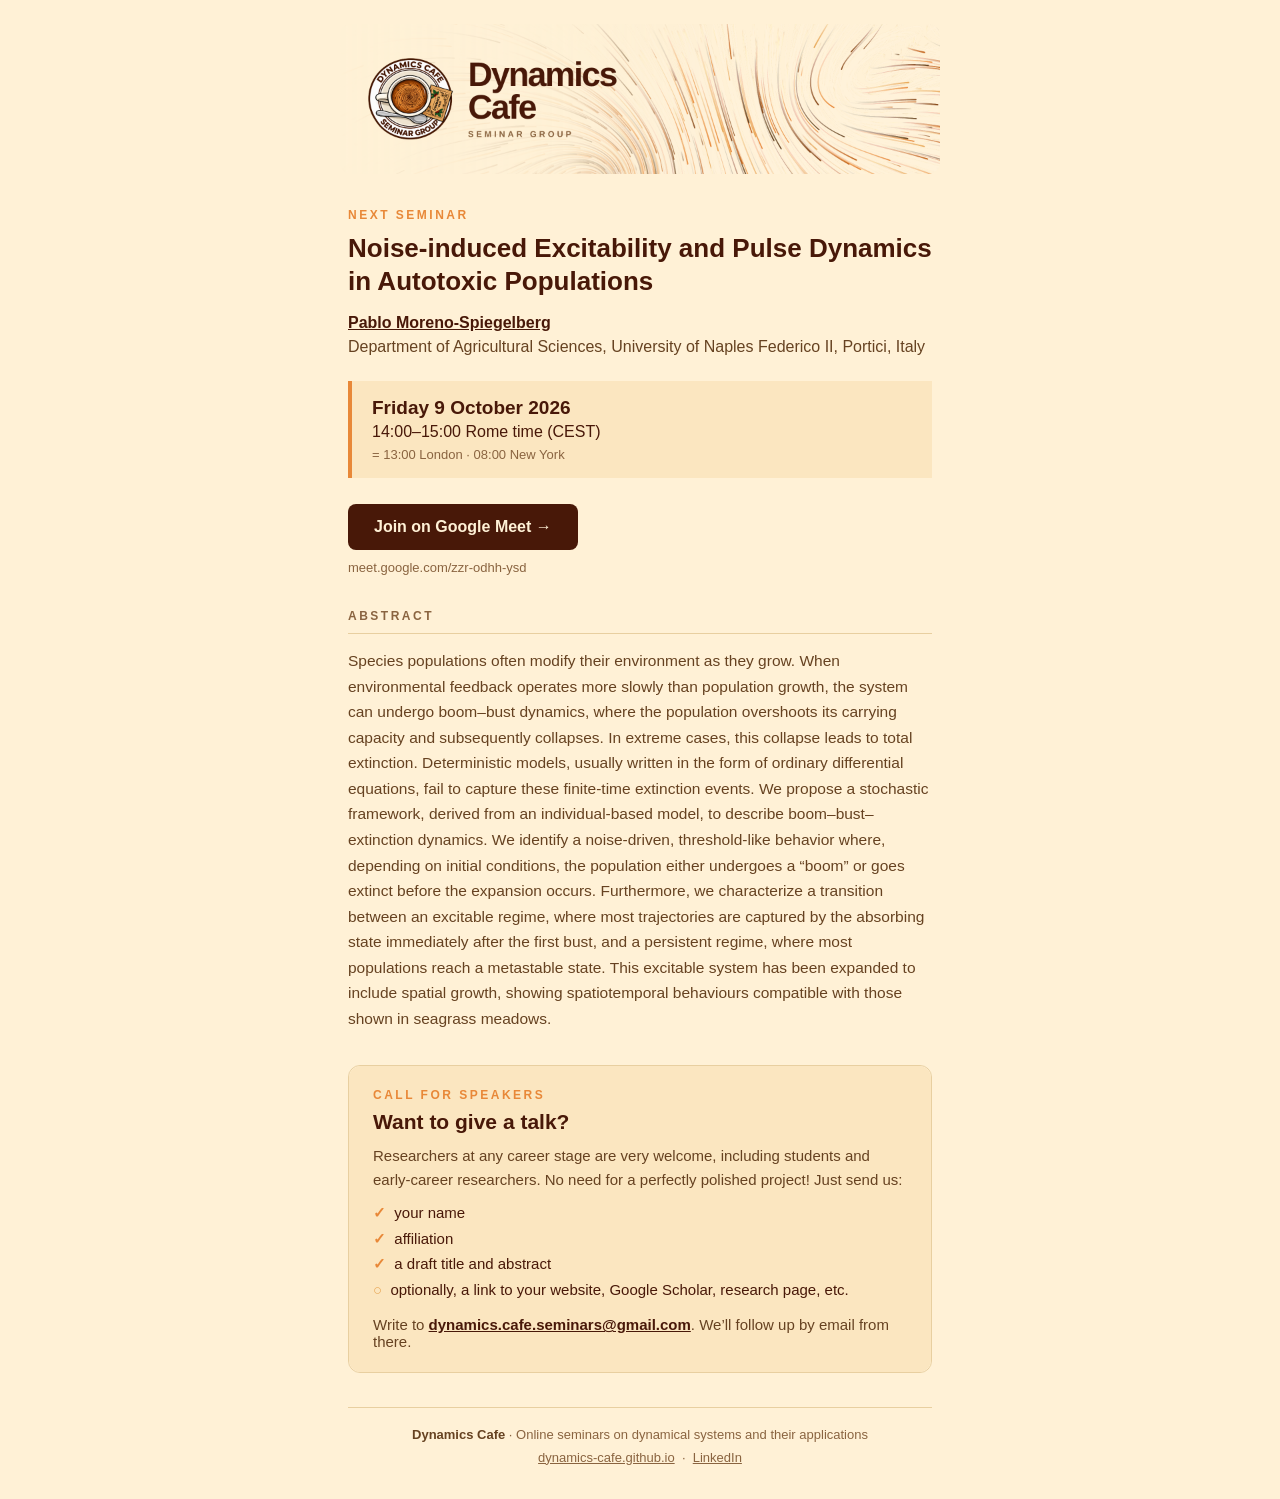
<file: email/template.html>
<!DOCTYPE html>
<html lang="en">
<head>
<meta charset="UTF-8">
<meta name="viewport" content="width=device-width, initial-scale=1.0">
<meta name="robots" content="noindex">
<title>Dynamics Cafe – seminar announcement</title>
<!--
  HOW TO USE (Gmail):
  1. Open this page in Chrome or Safari.
  2. Select everything (Ctrl/Cmd + A) and copy (Ctrl/Cmd + C).
  3. In a new Gmail message, click the body and paste (Ctrl/Cmd + V).
  4. Edit the text directly in Gmail, put recipients in BCC, and send.
  Only the parts marked "EDIT" below change from one seminar to the next.
-->
</head>
<body style="margin:0;padding:0;background:#FFF1D6;">

<table role="presentation" width="100%" cellpadding="0" cellspacing="0" border="0" bgcolor="#FFF1D6" style="background:#FFF1D6;">
<tr><td align="center" style="padding:24px 12px;">

  <table role="presentation" width="600" cellpadding="0" cellspacing="0" border="0" style="width:100%;max-width:600px;background:#FFF1D6;font-family:-apple-system,BlinkMacSystemFont,'Segoe UI',Roboto,Helvetica,Arial,sans-serif;color:#664221;">

    <!-- Banner -->
    <tr><td style="padding:0;">
      <a href="https://dynamics-cafe.github.io/" style="text-decoration:none;">
        <img src="https://dynamics-cafe.github.io/email/banner.png" width="600" alt="Dynamics Cafe – Seminar Group" style="display:block;width:100%;max-width:600px;height:auto;border:0;border-radius:12px;">
      </a>
    </td></tr>

    <!-- EDIT: seminar -->
    <tr><td style="padding:34px 8px 0 8px;">
      <div style="font-size:12px;font-weight:700;letter-spacing:2.5px;text-transform:uppercase;color:#E88838;">Next seminar</div>
      <div style="font-size:26px;line-height:1.25;font-weight:700;color:#481808;padding-top:10px;">
        Noise-induced Excitability and Pulse Dynamics in Autotoxic Populations
      </div>
      <div style="font-size:16px;line-height:1.5;padding-top:14px;color:#664221;">
        <a href="https://scholar.google.com/citations?user=D0kt8BsAAAAJ&amp;hl=en" style="color:#481808;font-weight:700;text-decoration:underline;">Pablo Moreno-Spiegelberg</a><br>
        Department of Agricultural Sciences, University of Naples Federico II, Portici, Italy
      </div>
    </td></tr>

    <!-- EDIT: date and time -->
    <tr><td style="padding:22px 8px 0 8px;">
      <table role="presentation" width="100%" cellpadding="0" cellspacing="0" border="0" style="width:100%;">
        <tr>
          <td width="4" bgcolor="#E88838" style="width:4px;background:#E88838;font-size:0;line-height:0;">&nbsp;</td>
          <td bgcolor="#FBE6C0" style="background:#FBE6C0;padding:16px 20px;">
            <div style="font-size:19px;font-weight:700;color:#481808;">Friday 9 October 2026</div>
            <div style="font-size:16px;padding-top:4px;color:#481808;">14:00–15:00 Rome time (CEST)</div>
            <div style="font-size:13px;padding-top:6px;color:#8A6440;">= 13:00 London · 08:00 New York</div>
          </td>
        </tr>
      </table>
    </td></tr>

    <!-- EDIT: join link -->
    <tr><td align="left" style="padding:26px 8px 0 8px;">
      <table role="presentation" cellpadding="0" cellspacing="0" border="0">
        <tr>
          <td bgcolor="#481808" style="background:#481808;border-radius:8px;">
            <a href="https://meet.google.com/zzr-odhh-ysd" style="display:inline-block;padding:14px 26px;font-size:16px;font-weight:700;color:#FFF1D6;text-decoration:none;">Join on Google Meet &rarr;</a>
          </td>
        </tr>
      </table>
      <div style="font-size:13px;color:#8A6440;padding-top:10px;">meet.google.com/zzr-odhh-ysd</div>
    </td></tr>

    <!-- EDIT: abstract -->
    <tr><td style="padding:34px 8px 0 8px;">
      <div style="font-size:12px;font-weight:700;letter-spacing:2.5px;text-transform:uppercase;color:#8A6440;padding-bottom:10px;border-bottom:1px solid #E8CFA0;">Abstract</div>
      <div style="font-size:15.5px;line-height:1.65;padding-top:14px;color:#664221;">
        Species populations often modify their environment as they grow. When environmental feedback operates more slowly than population growth, the system can undergo boom–bust dynamics, where the population overshoots its carrying capacity and subsequently collapses. In extreme cases, this collapse leads to total extinction. Deterministic models, usually written in the form of ordinary differential equations, fail to capture these finite-time extinction events. We propose a stochastic framework, derived from an individual-based model, to describe boom–bust–extinction dynamics. We identify a noise-driven, threshold-like behavior where, depending on initial conditions, the population either undergoes a “boom” or goes extinct before the expansion occurs. Furthermore, we characterize a transition between an excitable regime, where most trajectories are captured by the absorbing state immediately after the first bust, and a persistent regime, where most populations reach a metastable state. This excitable system has been expanded to include spatial growth, showing spatiotemporal behaviours compatible with those shown in seagrass meadows.
      </div>
    </td></tr>

    <!-- Call for speakers (same every time) -->
    <tr><td style="padding:34px 8px 0 8px;">
      <table role="presentation" width="100%" cellpadding="0" cellspacing="0" border="0" style="width:100%;border:1px solid #E8CFA0;border-radius:12px;">
        <tr><td bgcolor="#FBE6C0" style="background:#FBE6C0;padding:22px 24px;border-radius:12px;">
          <div style="font-size:12px;font-weight:700;letter-spacing:2.5px;text-transform:uppercase;color:#E88838;">Call for speakers</div>
          <div style="font-size:21px;font-weight:700;color:#481808;padding-top:8px;">Want to give a talk?</div>
          <div style="font-size:15px;line-height:1.6;padding-top:10px;color:#664221;">
            Researchers at any career stage are very welcome, including students and early-career researchers. No need for a perfectly polished project! Just send us:
          </div>
          <div style="font-size:15px;line-height:1.7;padding-top:8px;color:#481808;">
            <span style="color:#E88838;font-weight:700;">&#10003;</span>&nbsp; your name<br>
            <span style="color:#E88838;font-weight:700;">&#10003;</span>&nbsp; affiliation<br>
            <span style="color:#E88838;font-weight:700;">&#10003;</span>&nbsp; a draft title and abstract<br>
            <span style="color:#E8A858;font-weight:700;">&#9675;</span>&nbsp; optionally, a link to your website, Google Scholar, research page, etc.
          </div>
          <div style="font-size:15px;padding-top:14px;color:#664221;">
            Write to <a href="mailto:dynamics.cafe.seminars@gmail.com" style="color:#481808;font-weight:700;text-decoration:underline;">dynamics.cafe.seminars@gmail.com</a>. We’ll follow up by email from there.
          </div>
        </td></tr>
      </table>
    </td></tr>

    <!-- Footer -->
    <tr><td align="center" style="padding:34px 8px 6px 8px;border-top:0;">
      <div style="height:1px;background:#E8CFA0;line-height:1px;font-size:1px;">&nbsp;</div>
      <div style="font-size:13px;line-height:1.7;color:#8A6440;padding-top:16px;">
        <strong style="color:#664221;">Dynamics Cafe</strong> · Online seminars on dynamical systems and their applications<br>
        <a href="https://dynamics-cafe.github.io/" style="color:#8A6440;">dynamics-cafe.github.io</a> &nbsp;·&nbsp;
        <a href="https://www.linkedin.com/company/dynamics-cafe/" style="color:#8A6440;">LinkedIn</a>
      </div>
    </td></tr>

  </table>

</td></tr>
</table>

</body>
</html>
</file>
<file: style.css>
/* ==================================================
   Base
   ================================================== */

:root {
  /* Palette sampled from the logo and the seminar flyer */
  --ink: #481808;
  --text: #664221;
  --muted: #8A6440;
  --line: #E8CFA0;
  --soft: #FBE6C0;
  --paper: #FFF1D6;

  --coffee: #664221;
  --copper: #E88838;
  --caramel: #E8A858;
  --cream: #FFF1D6;
}

* {
  box-sizing: border-box;
}

html {
  scroll-behavior: smooth;
}

/* Links within the page land below the header that stays at the top */
html {
  scroll-padding-top: 84px;
}

/* Moving between pages (js/nav.js): the content fades out, the next page fades in,
   and the header stays put while its pill glides on */
html.is-leaving main,
html.is-leaving footer {
  opacity: 0;
  transform: translateY(6px);
  transition: opacity 0.3s ease, transform 0.3s ease;
}

html.is-arriving main,
html.is-arriving footer {
  animation: page-in 0.7s cubic-bezier(0.22, 1, 0.36, 1) both;
}

@keyframes page-in {
  from { opacity: 0; transform: translateY(10px); }
  to   { opacity: 1; transform: none; }
}

@media (prefers-reduced-motion: reduce) {
  html.is-arriving main,
  html.is-arriving footer {
    animation: none;
  }

  nav .links.is-ready .nav-pill,
  nav .links.is-ready .nav-hat,
  nav .links a,
  .site-header .header-bar {
    transition: none !important;
    animation: none !important;
  }
}

/* The colour lives on <html>: the fixed flow canvas (z-index -1) paints
   above it, and the transparent <body> lets it show through. */
html {
  background: var(--paper);
}

body {
  margin: 0;
  font-family: -apple-system, BlinkMacSystemFont, "Segoe UI",
    Roboto, Helvetica, Arial, sans-serif;
  color: var(--text);
  background: transparent;
  line-height: 1.6;
}

img {
  max-width: 100%;
  display: block;
}

a {
  color: inherit;
}


/* ==================================================
   Layout
   ================================================== */

.container {
  width: min(900px, 90%);
  margin: 0 auto;
}


/* ==================================================
   Header
   ================================================== */

.site-header {
  position: relative;
  z-index: 50;
}

.site-header .header-bar {
  padding: 14px 0;
  border-bottom: 1px solid var(--line);
  background: rgba(255, 241, 214, 0.93);
}

/* after scrolling past it: a slim bar at the top of the window */
.site-header.is-floating .header-bar {
  position: fixed;
  top: 0;
  left: 0;
  right: 0;
  padding: 8px 0;
  background: rgba(255, 241, 214, 0.97);
  box-shadow: 0 6px 20px rgba(72, 24, 8, 0.07);
  animation: bar-in 0.45s cubic-bezier(0.22, 1, 0.36, 1) both;
  transition: transform 0.35s cubic-bezier(0.22, 1, 0.36, 1);
}

.site-header.is-floating .nav-logo {
  width: 50px;
}

.site-header.is-floating .logo {
  gap: 12px;
  font-size: 1.1rem;
}

.site-header.is-floating .logo small {
  display: none;
}

/* phones, while scrolling down */
.site-header.is-floating.is-hidden .header-bar {
  animation: none;                     /* the slide-in animation would otherwise hold it in place */
  transform: translateY(-110%);
}

@keyframes bar-in {
  from { transform: translateY(-100%); }
  to   { transform: none; }
}

nav {
  display: flex;
  justify-content: space-between;
  align-items: center;
  gap: 20px;
}

.logo {
  display: inline-flex;
  align-items: center;
  gap: 16px;
  font-size: 1.3rem;
  font-weight: 700;
  color: var(--ink);
  text-decoration: none;
}

.logo small {
  display: block;
  font-size: 0.7rem;
  font-weight: 600;
  letter-spacing: 0.18em;
  text-transform: uppercase;
  color: var(--muted);
}

.nav-logo {
  width: 110px;
  height: auto;
  object-fit: contain;
}

/* Header links: a calm pill in the style of the seminar and team cards. One dark pill
   (added by js/nav.js) slides under the link of the page or section you are on. */
.nav-right {
  display: flex;
  align-items: center;
  gap: 10px;
}

nav .links,
.nav-icon {
  background: rgba(251, 232, 198, 0.94);
  border: 1px solid var(--line);
  box-shadow: 0 8px 22px rgba(72, 24, 8, 0.06);
}

nav .links {
  position: relative;
  display: flex;
  align-items: center;
  gap: 2px;
  padding: 4px;
  border-radius: 999px;
}

nav .links a {
  position: relative;
  z-index: 1;
  display: inline-flex;
  align-items: center;
  justify-content: center;
  padding: 8px 16px;
  border-radius: 999px;
  color: var(--text);
  font-weight: 600;
  font-size: 0.95rem;
  white-space: nowrap;
  text-decoration: none;
  transition: color 0.5s ease;
}

nav .links a:hover {
  color: var(--ink);
}

/* without the script, the current page is simply filled */
nav .links:not(.has-pill) a[aria-current="page"] {
  color: var(--cream);
  background: var(--ink);
}

.nav-pill {
  position: absolute;
  top: 4px;
  bottom: 4px;
  left: 0;
  border-radius: 999px;
  background: var(--ink);
}

nav .links.is-ready .nav-pill {
  transition: transform 0.85s cubic-bezier(0.65, 0, 0.35, 1), width 0.85s cubic-bezier(0.65, 0, 0.35, 1), opacity 0.5s ease;
}

.nav-pill.is-off {
  opacity: 0;
}

nav .links a.is-on,
nav .links a.is-on:hover {
  color: var(--cream);
}

/* LinkedIn leaves the site, so it sits apart from the page links */
.nav-icon {
  display: inline-flex;
  flex: none;
  align-items: center;
  justify-content: center;
  width: 44px;
  height: 44px;
  border-radius: 50%;
  color: var(--text);
  transition: color 0.3s ease;
}

.nav-icon svg {
  fill: currentColor;
}

.nav-icon:hover {
  color: #0A66C2;
}


/* ==================================================
   Hero
   ================================================== */

.hero {
  position: relative;
  overflow: hidden;
  padding: 110px 0 90px;
}

.hero-content {
  position: relative;
  z-index: 2;
}

.hero h1 {
  margin: 0;
  color: var(--ink);
  font-size: clamp(3rem, 9vw, 6rem);
  line-height: 1;
  letter-spacing: -0.05em;
}

.tagline {
  margin: 24px 0 10px;
  font-size: clamp(1.4rem, 4vw, 2rem);
  font-weight: 600;
}

.intro {
  max-width: 650px;
  font-size: 1.15rem;
  color: var(--text);
}


/* ==================================================
   Hero trajectory background
   ================================================== */

/* No panel blurs what is behind it (backdrop-filter): re-blurring the moving background on
   every frame made the page crawl on computers without graphics acceleration (often Chrome
   on Linux). The panels are nearly opaque instead.

   Sized to the largest viewport (100lvh): on phones the address bar slides in and out while
   scrolling, and a canvas that followed it would be stretched and redrawn on every scroll. */
.trajectory-background {
  position: fixed;
  top: 0;
  left: 0;
  width: 100%;
  height: 100vh;
  height: 100lvh;
  pointer-events: none;
  z-index: -1;
}


/* ==================================================
   Buttons
   ================================================== */

.buttons {
  display: flex;
  flex-wrap: wrap;
  gap: 12px;
  margin-top: 32px;
}

.button {
  display: inline-block;
  padding: 13px 22px;
  border-radius: 8px;

  background: var(--ink);
  color: var(--paper);

  text-decoration: none;
  font-weight: 700;

  box-shadow:
    0 6px 18px rgba(84, 32, 0, 0.16);

  transition:
    transform 0.2s ease,
    background 0.2s ease,
    box-shadow 0.2s ease;
}

.button:hover {
  background: var(--coffee);
  transform: translateY(-2px);

  box-shadow:
    0 9px 24px rgba(84, 32, 0, 0.22);
}

.button.secondary {
  background: var(--soft);
  color: var(--ink);
}

.centered-buttons {
  justify-content: center;
}


/* ==================================================
   Sections
   ================================================== */

section {
  padding: 70px 0;
  border-top: 1px solid var(--line);
}

section h2 {
  margin-top: 0;
  font-size: 2rem;
  color: var(--ink);
}

.section-intro {
  color: var(--muted);
  margin-bottom: 30px;
}


/* ==================================================
   Upcoming seminar card
   ================================================== */

.event {
  max-width: none;
  padding: 36px 40px 40px;
  background: rgba(251, 230, 192, 0.93);
  border: 1px solid var(--line);
  border-left: 4px solid var(--copper);
  border-radius: 12px;
}

.event h3 {
  margin-top: 0;
  font-size: 1.5rem;
}


/* ==================================================
   Past seminars
   ================================================== */

.seminar-list {
  display: grid;
  gap: 16px;
}

.seminar-item {
  padding: 24px 0;
  border-top: 1px solid var(--line);
}

.seminar-item:last-child {
  border-bottom: 1px solid var(--line);
}

.seminar-item h3 {
  margin: 4px 0 0;
  font-size: 1.25rem;
}


/* ==================================================
   Subscribe
   ================================================== */

.subscribe {
  text-align: center;
}

.subscribe p {
  max-width: 600px;
  margin-left: auto;
  margin-right: auto;
}


/* ==================================================
   Utility
   ================================================== */

.muted {
  color: var(--muted);
}
.meeting-note {
  color: var(--ink);
  margin-top: 14px;
}


/* ==================================================
   Footer
   ================================================== */

footer {
  padding: 35px 0;
  border-top: 1px solid var(--line);
  background: rgba(255, 241, 214, 0.93);
  color: var(--muted);
  font-size: 0.9rem;
}

footer a {
  color: inherit;
}

.footer-content {
  display: flex;
  justify-content: space-between;
  align-items: center;
  gap: 30px;
}

.footer-content p {
  margin: 0;
}

.footer-content a {
  text-decoration: none;
}

.footer-content a:hover {
  text-decoration: underline;
}


/* ==================================================
   Accessibility
   ================================================== */

@media (prefers-reduced-motion: reduce) {
  html {
    scroll-behavior: auto;
  }

  .button {
    transition: none;
  }
}


/* ==================================================
   Mobile
   ================================================== */

@media (max-width: 650px) {
  nav {
    align-items: center;
    gap: 12px;
  }

  .logo {
    gap: 12px;
  }

  .nav-logo {
    width: 85px;
  }


  .hero {
    padding: 80px 0 65px;
  }

  .footer-content {
    display: block;
  }

  .footer-content p + p {
    margin-top: 18px;
  }
}


/* Speaker profile link */

.speaker-links {
  display: flex;
  flex-wrap: wrap;
  gap: 8px;
  margin: -6px 0 18px;
}

.speaker-links a {
  padding: 4px 12px;
  border: 1px solid var(--line);
  border-radius: 999px;
  background: rgba(255, 241, 214, 0.7);
  color: var(--ink);
  font-size: 0.88rem;
  font-weight: 600;
  text-decoration: none;
  transition: border-color 0.2s ease, background 0.2s ease;
}

.speaker-links a::after {
  content: " ↗";
  color: var(--copper);
}

.speaker-links a:hover,
.speaker-links a:focus-visible {
  border-color: var(--copper);
  background: #fff;
  outline: none;
}


/* ==================================================
   Call for speakers / contact
   ================================================== */

.talk {
  border-top: 0;
  padding: 20px 0 90px;
}

.talk-panel {
  display: grid;
  grid-template-columns: 1.05fr 1fr;
  gap: 48px;
  padding: 44px;
  background: rgba(255, 241, 214, 0.93);
  border: 1px solid var(--line);
  border-radius: 20px;
  box-shadow: 0 18px 40px rgba(72, 24, 8, 0.08);
}

.talk-intro,
.talk-send {
  min-width: 0;
}

.eyebrow {
  margin: 0 0 14px;
  font-size: 0.78rem;
  font-weight: 700;
  letter-spacing: 0.18em;
  text-transform: uppercase;
  color: var(--copper);
}

.talk-intro h2 {
  display: flex;
  align-items: center;
  gap: 14px;
  margin: 0 0 18px;
  font-size: clamp(1.8rem, 4vw, 2.4rem);
  line-height: 1.15;
  letter-spacing: -0.02em;
  text-wrap: balance;
}

.mic {
  flex: none;
  fill: none;
  stroke: var(--copper);
  stroke-width: 1.8;
  stroke-linecap: round;
  stroke-linejoin: round;
}

.mic rect {
  fill: rgba(232, 136, 56, 0.16);
}

.talk-intro p {
  margin: 0 0 14px;
  font-size: 1.08rem;
}

.talk-intro .muted {
  font-size: 0.98rem;
}

.talk-send {
  padding: 28px;
  background: rgba(251, 230, 192, 0.7);
  border: 1px solid var(--line);
  border-radius: 14px;
}

.talk-label {
  margin: 0 0 14px;
  font-size: 0.78rem;
  font-weight: 700;
  letter-spacing: 0.18em;
  text-transform: uppercase;
  color: var(--muted);
}

.checklist {
  list-style: none;
  margin: 0 0 26px;
  padding: 0;
  display: grid;
  gap: 12px;
}

.checklist li {
  position: relative;
  padding-left: 32px;
  color: var(--ink);
  font-weight: 600;
}

.checklist li::before {
  content: "";
  position: absolute;
  left: 0;
  top: 0.28em;
  width: 18px;
  height: 18px;
  border-radius: 50%;
  background: var(--copper);
}

.checklist li::after {
  content: "";
  position: absolute;
  left: 6px;
  top: calc(0.28em + 3.5px);
  width: 5px;
  height: 9px;
  border: solid var(--paper);
  border-width: 0 2px 2px 0;
  transform: rotate(45deg) scale(0.9);
}

.checklist .optional {
  font-weight: 500;
  color: var(--text);
}

.checklist .optional::before {
  background: transparent;
  border: 2px solid var(--caramel);
}

.checklist .optional::after {
  display: none;
}

.checklist .optional span {
  margin-left: 6px;
  padding: 1px 8px;
  border-radius: 999px;
  border: 1px solid var(--line);
  font-size: 0.72rem;
  font-weight: 600;
  letter-spacing: 0.04em;
  text-transform: uppercase;
  color: var(--muted);
  white-space: nowrap;
}

.talk-send .button {
  display: block;
  text-align: center;
}

.talk-email {
  margin: 16px 0 4px;
  text-align: center;
  font-weight: 600;
}

.talk-email a {
  text-decoration-color: var(--copper);
  text-underline-offset: 3px;
}

.talk-note {
  margin: 0;
  text-align: center;
  font-size: 0.92rem;
}

.talk-send a:focus-visible,
.button:focus-visible {
  outline: 3px solid var(--copper);
  outline-offset: 3px;
}

@media (max-width: 760px) {
  .talk-panel {
    grid-template-columns: 1fr;
    gap: 28px;
    padding: 28px 22px;
  }

  .talk-send {
    padding: 22px;
  }

  .talk-email {
    font-size: 0.9rem;
    overflow-wrap: normal;
  }
}


/* ==================================================
   Speaker row (optional portrait) and abstract
   ================================================== */

.speaker {
  display: flex;
  align-items: center;
  gap: 20px;
  margin: 0 0 16px;
}

.speaker-info {
  margin: 0;
  min-width: 0;
}

.speaker-info strong {
  display: block;
  font-size: 1.2rem;
  line-height: 1.3;
  color: var(--ink);
}

.speaker-info span {
  display: block;
  margin-top: 4px;
  line-height: 1.45;
}

/* Fixed portrait frame: any photo (landscape, square, tall) is cropped to fit. */
.speaker-photo {
  flex: none;
  width: 112px;
  aspect-ratio: 4 / 5;
  overflow: hidden;
  border-radius: 16px;
  border: 1px solid var(--line);
  background: var(--soft);
  box-shadow: 0 10px 24px rgba(72, 24, 8, 0.14);
  position: relative;
}

.speaker-links {
  margin-top: 0;
}

.abstract {
  margin-top: 26px;
  padding: 22px 24px 20px;
  background: rgba(255, 241, 214, 0.72);
  border: 1px solid var(--line);
  border-radius: 14px;
}

.abstract-label {
  display: flex;
  align-items: center;
  gap: 12px;
  margin: 0 0 14px;
  font-size: 0.78rem;
  font-weight: 700;
  letter-spacing: 0.18em;
  text-transform: uppercase;
  color: var(--copper);
}

.abstract-label::after {
  content: "";
  flex: 1;
  height: 1px;
  background: var(--line);
}

.abstract-text {
  margin: 0 0 12px;
  max-width: 66ch;
  font-size: 1.02rem;
  line-height: 1.75;
  color: var(--text);
  hyphens: auto;
  text-wrap: pretty;
}

.abstract-text:last-child {
  margin-bottom: 0;
}

@media (max-width: 650px) {
  .event {
    padding: 22px 18px;
  }

  .speaker-photo {
    width: 84px;
    border-radius: 12px;
  }

  .speaker {
    gap: 14px;
  }

  .abstract {
    padding: 18px 16px;
  }

  .abstract-text {
    font-size: 0.98rem;
    line-height: 1.7;
  }
}


/* Seminar card: same width as the panels below.
   Speaker on the left, date and join on the right, abstract underneath in two columns. */

.event-grid {
  margin-top: 26px;
}

.event-main {
  display: grid;
  grid-template-columns: minmax(0, 1.15fr) minmax(0, 1fr);
  gap: 0 48px;
  align-items: stretch;
}

.event-who,
.event-when {
  display: flex;
  flex-direction: column;
  justify-content: center;   /* both halves centred on the same horizontal axis */
  min-width: 0;
}

.event-when {
  padding-left: 48px;
  border-left: 1px solid var(--line);
}

.event-when > :first-child {
  margin-top: 0;
}

.event-who > :last-child,
.event-when > :last-child {
  margin-bottom: 0;
}

.event-grid .abstract {
  margin-top: 30px;
}

.abstract-body {
  max-width: 76ch;
  margin: 0 auto;
}

.event-grid .abstract-text {
  max-width: none;
}

.abstract-label + .abstract-body > .abstract-text:first-child::first-letter {
  float: left;
  margin: 4px 10px 0 0;
  font-size: 3.1rem;
  line-height: 0.85;
  font-weight: 700;
  color: var(--ink);
}

@media (max-width: 820px) {
  .event {
    padding: 28px 22px 30px;
  }

  .event-main {
    grid-template-columns: minmax(0, 1fr);
    gap: 22px;
  }

  .event-when {
    padding-left: 0;
    padding-top: 22px;
    border-left: 0;
    border-top: 1px solid var(--line);
  }

}


/* ==================================================
   Calendar link
   ================================================== */

.calendar-cta {
  display: flex;
  align-items: center;
  flex-wrap: wrap;
  gap: 10px 18px;
  margin-top: 18px;
}

.calendar-cta .button {
  display: inline-flex;
  align-items: center;
  gap: 10px;
  padding: 11px 20px;
  border: 1px solid var(--line);
  background: rgba(255, 241, 214, 0.94);
  box-shadow: 0 6px 16px rgba(72, 24, 8, 0.08);
}

.calendar-cta .button:hover {
  background: #fff;
  border-color: var(--copper);
}

.calendar-cta svg {
  flex: none;
  fill: none;
  stroke: var(--copper);
  stroke-width: 1.8;
  stroke-linecap: round;
  stroke-linejoin: round;
}

.calendar-cta .muted {
  font-size: 0.95rem;
}

.footer-links {
  display: flex;
  gap: 22px;
}


.calendar-help {
  margin-top: 14px;
  max-width: 640px;
  padding: 12px 18px;
  background: rgba(255, 241, 214, 0.94);
  border: 1px solid var(--line);
  border-radius: 12px;
}

.calendar-help summary {
  cursor: pointer;
  font-weight: 600;
  color: var(--ink);
}

.calendar-help ol {
  margin: 12px 0 10px;
  padding-left: 1.2em;
}

.calendar-help li + li {
  margin-top: 4px;
}

.ics-url {
  width: 100%;
  box-sizing: border-box;
  padding: 9px 12px;
  border: 1px solid var(--line);
  border-radius: 8px;
  background: #fff;
  color: var(--text);
  font: 0.82rem/1.4 ui-monospace, SFMono-Regular, Menlo, Consolas, monospace;
}

.calendar-help p {
  margin: 10px 0 0;
  font-size: 0.92rem;
}

.calendar-help ul {
  margin: 12px 0 0;
  padding-left: 1.2em;
}

.calendar-help ul li + li {
  margin-top: 4px;
}

.calendar-help .ics-url {
  margin-top: 12px;
}

.ics-row {
  display: flex;
  gap: 8px;
  align-items: stretch;
  margin-top: 12px;
}

.ics-row .ics-url {
  flex: 1;
  min-width: 0;
  margin-top: 0;
}

.copy-button {
  flex: none;
  padding: 0 18px;
  border: 1px solid var(--ink);
  border-radius: 8px;
  background: var(--ink);
  color: var(--paper);
  font: inherit;
  font-size: 0.92rem;
  font-weight: 700;
  cursor: pointer;
  transition: background 0.2s ease, transform 0.2s ease;
}

.copy-button:hover {
  background: var(--coffee);
}

.copy-button:focus-visible {
  outline: 3px solid var(--copper);
  outline-offset: 2px;
}

.copy-button.is-copied {
  background: #2f6b3a;
  border-color: #2f6b3a;
}

.copy-status {
  min-height: 1.3em;
  margin: 8px 0 0;
  font-size: 0.88rem;
  color: var(--muted);
}

@media (max-width: 480px) {
  .ics-row {
    flex-direction: column;
  }

  .copy-button {
    padding: 11px 18px;
  }
}


/* Small credit line under the footer */

.footer-credit {
  margin-top: 16px;
  margin-bottom: 0;
  font-size: 0.82rem;
  color: var(--muted);
  opacity: 0.9;
}


/* ==================================================
   Seminar deck: past seminars on the left, next seminar first
   ================================================== */

.seminar-deck {
  max-width: 100%;
}

.deck-bar {
  display: flex;
  align-items: center;
  justify-content: space-between;
  gap: 12px;
  margin: 0 0 12px;
}

.deck-bar[hidden] {
  display: none;
}

.deck-status {
  flex: 1;
  display: flex;
  align-items: center;
  gap: 14px;
  margin: 0;
  min-width: 0;
}

/* plain text between two hairlines, so it never looks like one of the buttons */
.deck-status::before,
.deck-status::after {
  content: "";
  flex: 1;
  height: 1px;
  background: rgba(72, 24, 8, 0.28);
}

.deck-status > span {
  display: flex;
  flex-direction: column;
  align-items: center;
  gap: 2px;
  text-align: center;
  line-height: 1.25;
  text-shadow:
    0 0 6px var(--paper),
    0 0 12px var(--paper),
    0 0 18px var(--paper);
}

/* small tracked eyebrow, like the "Save the date" label */
.deck-kind {
  color: #A8541A;
  font-size: 0.74rem;
  font-weight: 800;
  letter-spacing: 0.2em;
  text-transform: uppercase;
}

.deck-date {
  color: var(--ink);
  font-size: 1.05rem;
  font-weight: 700;
}

/* where you are in the strip */
.deck-dots {
  display: flex;
  justify-content: center;
  gap: 8px;
  margin-top: 14px;
}

.deck-dots[hidden] {
  display: none;
}

.deck-dots button {
  width: 8px;
  height: 8px;
  padding: 0;
  border: 0;
  border-radius: 999px;
  background: rgba(72, 24, 8, 0.25);
  cursor: pointer;
  transition: width 0.25s ease, background 0.25s ease;
}

.deck-dots button[aria-current="true"] {
  width: 24px;
  background: var(--copper);
}

.deck-dots button:focus-visible {
  outline: 3px solid var(--copper);
  outline-offset: 3px;
}

.deck-btn {
  display: inline-flex;
  align-items: center;
  gap: 6px;
  padding: 9px 16px;
  border: 1px solid var(--line);
  border-radius: 999px;
  background: rgba(255, 241, 214, 0.95);
  color: var(--ink);
  font: inherit;
  font-size: 0.9rem;
  font-weight: 700;
  cursor: pointer;
  transition: border-color 0.2s ease, background 0.2s ease, opacity 0.2s ease;
}

.deck-btn svg {
  flex: none;
  fill: none;
  stroke: var(--copper);
  stroke-width: 2.2;
  stroke-linecap: round;
  stroke-linejoin: round;
}

.deck-btn:hover:not(:disabled) {
  border-color: var(--copper);
  background: #fff;
}

.deck-btn:disabled {
  opacity: 0.35;
  cursor: default;
}

.deck-btn:focus-visible,
.deck-track:focus-visible {
  outline: 3px solid var(--copper);
  outline-offset: 3px;
}

.deck-track {
  position: relative;
  display: flex;
  align-items: flex-start;
  gap: 20px;
  overflow-x: auto;
  overflow-y: hidden;
  scroll-snap-type: x mandatory;
  overscroll-behavior-x: contain;
  scrollbar-width: none;
  -webkit-overflow-scrolling: touch;
  border-radius: 12px;
}

/* phones: the script moves the strip one card per swipe, so the browser's snapping is off */
.deck-track.swipe {
  scroll-snap-type: none;
  touch-action: pan-y pinch-zoom;
}

.deck-track::-webkit-scrollbar {
  display: none;
}

.deck-track.ready {
  transition: height 0.3s ease;
}

.deck-slide {
  flex: 0 0 100%;
  min-width: 0;
  box-sizing: border-box;
  scroll-snap-align: start;
  scroll-snap-stop: always;
}

.past-slide {
  border-left-color: var(--caramel);
}

/* the bar above already says which seminar this is */
.seminar-deck.has-bar .deck-slide > p.muted:first-child {
  display: none;
}

.keyword-chips {
  display: flex;
  flex-wrap: wrap;
  gap: 6px;
  margin: 14px 0 0;
}

.keyword-chips span {
  padding: 3px 11px;
  border-radius: 999px;
  background: rgba(232, 136, 56, 0.16);
  color: var(--ink);
  font-size: 0.8rem;
  font-weight: 600;
}

@media (max-width: 520px) {
  .deck-bar {
    flex-wrap: wrap;
  }

  .deck-status {
    order: 3;
    flex-basis: 100%;
  }
}

@media (prefers-reduced-motion: reduce) {
  .deck-track.ready {
    transition: none;
  }
}

.planned {
  margin: 4px 0 14px;
  padding: 14px 18px;
  background: rgba(255, 241, 214, 0.75);
  border: 1px solid var(--line);
  border-radius: 12px;
}

.planned p {
  margin: 0;
}

.planned-label {
  margin-bottom: 4px !important;
  font-size: 0.78rem;
  font-weight: 700;
  letter-spacing: 0.16em;
  text-transform: uppercase;
  color: var(--copper);
}


/* "Brewing..." card, while the next speaker is not announced yet */

.brew {
  display: grid;
  grid-template-columns: auto 1fr;
  align-items: center;
  gap: 24px 40px;
}

.brew-figure {
  display: grid;
  justify-items: center;
  gap: 10px;
}

.brew-art {
  position: relative;
  width: 176px;
  height: 176px;
  border-radius: 50%;
  overflow: hidden;
  background: radial-gradient(circle at 50% 45%, #fff8ea 0%, var(--paper) 62%, rgba(255, 241, 214, 0.4) 100%);
  border: 1px solid var(--line);
}

/* names the brewing method on show: method on one line, place on the next. Fixed size, so a
   long name never reflows the card when it changes. */
.brew-caption {
  display: grid;
  gap: 2px;
  width: 176px;
  height: 2.6em;
  margin: 0;
  text-align: center;
  white-space: nowrap;
}

.brew-name {
  font-size: 0.72rem;
  font-weight: 800;
  letter-spacing: 0.14em;
  text-transform: uppercase;
  color: #A8541A;
}

.brew-place {
  font-size: 0.78rem;
  color: var(--muted);
}

.brewing {
  margin: 0 0 6px;
  font-size: 2.1rem !important;
  letter-spacing: -0.01em;
  color: var(--ink);
}

.brew-dots i {
  font-style: normal;
  animation: brew-dot 1.8s ease-in-out infinite;
}

.brew-dots i:nth-child(2) { animation-delay: 0.3s; }
.brew-dots i:nth-child(3) { animation-delay: 0.6s; }

.brew-lead {
  margin: 0 0 16px;
}

.brew .planned {
  margin: 0;
}

.brew-note {
  margin: 22px 0 0;
}

.brew-doodle {
  display: block;
  width: 100%;
  height: 100%;
}

.brew-doodle .line,
.brew-doodle .stream,
.brew-doodle .water {
  fill: none;
  stroke: var(--ink);
  stroke-width: 2.4;
  stroke-linecap: round;
  stroke-linejoin: round;
}

.brew-doodle .thin {
  stroke-width: 1.4;
  opacity: 0.6;
}

.brew-doodle .thick {
  stroke-width: 3.4;
}

.brew-doodle .knob {
  fill: var(--ink);
}

.brew-doodle .needle,
.brew-doodle .flame,
.brew-doodle .lamp {
  stroke: var(--copper);
  fill: var(--copper);
}

.brew-doodle .needle {
  fill: none;
}

/* coffee pouring: thin dashed lines flowing down */
.brew-doodle .stream {
  stroke: var(--copper);
  stroke-width: 1.8;
  stroke-dasharray: 5 4;
  animation: pour-flow 0.6s linear infinite;
}

.brew-doodle .water {
  stroke: var(--muted);
  stroke-width: 1.4;
  stroke-dasharray: 3 4;
  animation: pour-flow 0.5s linear infinite;
}

.brew-doodle .coffee,
.brew-doodle .drop {
  fill: #6b2f12;
  opacity: 0.8;
}

.brew-doodle .milk {
  fill: #EDD3A8;
}

/* poured liquid: a ribbon that falls in an arc, with a faint highlight running down it */
.brew-doodle .liquid {
  fill: #6b2f12;
  opacity: 0.85;
}

.brew-doodle .water-liquid {
  fill: rgba(102, 66, 33, 0.45);
}

.brew-doodle .shine {
  fill: none;
  stroke: rgba(255, 241, 214, 0.75);
  stroke-width: 0.7;
  stroke-linecap: round;
  stroke-dasharray: 2 6;
  animation: pour-flow 0.5s linear infinite;
}

.brew-doodle .foam-fill {
  fill: #D9A066;
}

.brew-doodle .grounds {
  fill: #3b1a0a;
}

.brew-doodle .bubble {
  fill: none;
  stroke: #D9A066;
  stroke-width: 1;
}

.brew-doodle .hole {
  fill: var(--ink);
}

.brew-doodle .plate {
  fill: var(--paper);
}

.brew-doodle .foam {
  fill: #D9A066;
  stroke: var(--ink);
  stroke-width: 1.4;
}

@keyframes pour-flow {
  to { stroke-dashoffset: -9; }
}

@keyframes brew-dot {
  0%, 100% { opacity: 0.2; }
  40% { opacity: 1; }
}

@media (max-width: 620px) {
  .brew {
    grid-template-columns: 1fr;
    justify-items: center;
    text-align: center;
  }

  .brew-art {
    width: 156px;
    height: 156px;
  }


  .brew-text {
    width: 100%;
  }

  .brew .planned {
    text-align: left;
  }

  .brewing {
    font-size: 1.8rem !important;
  }
}

@media (prefers-reduced-motion: reduce) {
  .brew-doodle .stream,
  .brew-doodle .shine,
  .brew-doodle .water,
  .brew-dots i {
    animation: none;
  }
}


/* ==================================================
   Abstract "Read more" (only shows on phones)
   ================================================== */

.abstract-more {
  display: block;
  margin: 12px auto 0;
  padding: 8px 18px;
  border: 1px solid var(--line);
  border-radius: 999px;
  background: rgba(255, 241, 214, 0.95);
  color: var(--ink);
  font: inherit;
  font-size: 0.9rem;
  font-weight: 700;
  cursor: pointer;
}

.abstract-more[hidden] {
  display: none;
}

.abstract-more:focus-visible {
  outline: 3px solid var(--copper);
  outline-offset: 3px;
}


/* ==================================================
   Phones: lighter, roomier layout and a smoother scroll
   (kept last so it wins over the wider breakpoints above)
   ================================================== */

@media (max-width: 650px) {

  .site-header .header-bar,
  footer {
    background: rgba(255, 241, 214, 0.94);
  }

  .event {
    background: rgba(251, 232, 198, 0.95);
  }

  .talk-panel,
  .calendar-help,
  .calendar-cta .button {
    background: rgba(255, 243, 220, 0.95);
  }

  /* 16px side margins */
  .container {
    width: auto;
    margin: 0 16px;
  }

  /* header: small logo, name on one line, links on one row */
  .site-header .header-bar {
    padding: 10px 0;
  }

  html {
    scroll-padding-top: 72px;
  }

  /* the bar at the top of the window: just the links */
  .site-header.is-floating .header-bar {
    padding: 8px 0;
  }

  .site-header.is-floating .logo {
    display: none;
  }

  nav {
    gap: 10px;
  }

  .logo {
    gap: 10px;
    font-size: 1.05rem;
    line-height: 1.2;
    white-space: nowrap;
  }

  .logo small {
    font-size: 0.62rem;
    letter-spacing: 0.16em;
  }

  .nav-logo {
    width: 52px;
  }

  /* links get their own row under the logo, spread across the width */
  nav {
    flex-wrap: wrap;
  }

  .nav-right {
    width: 100%;
    gap: 8px;
  }

  nav .links {
    flex: 1;
    min-width: 0;
  }

  nav .links a {
    flex: 1 1 auto;
    padding: 8px 8px;
    font-size: 0.9rem;
  }

  .nav-icon {
    width: 42px;
    height: 42px;
  }


  /* hero */
  .hero {
    padding: 44px 0 56px;
  }

  .hero h1 {
    font-size: clamp(2.8rem, 15vw, 3.6rem);
  }

  .tagline {
    margin: 14px 0 22px;
    font-size: 1.22rem;
    line-height: 1.4;
  }

  /* seminar strip: round arrows either side of the date */
  .deck-bar {
    flex-wrap: nowrap;
    gap: 10px;
    margin-bottom: 14px;
  }

  .deck-status {
    order: 0;
    flex-basis: auto;
    gap: 10px;
  }

  .deck-btn {
    flex: none;
    justify-content: center;
    width: 40px;
    height: 40px;
    padding: 0;
  }

  .deck-btn span {
    display: none;
  }

  .deck-btn svg {
    width: 18px;
    height: 18px;
  }

  .deck-dots {
    margin-top: 16px;
  }

  /* seminar card */
  .event {
    padding: 22px 18px 24px;
    border-radius: 14px;
  }

  .event h3 {
    font-size: 1.32rem;
    line-height: 1.3;
    text-wrap: balance;
  }

  .event-grid {
    margin-top: 18px;
  }

  .event-main {
    gap: 18px;
  }

  .event-when {
    padding-top: 18px;
  }

  .speaker {
    align-items: flex-start;
  }

  .speaker-info strong {
    font-size: 1.1rem;
  }

  .speaker-info span {
    font-size: 0.92rem;
  }

  .keyword-chips {
    margin-top: 12px;
  }

  .event-when .buttons {
    margin-top: 16px;
  }

  .event-when .button {
    display: block;
    width: 100%;
    text-align: center;
  }

  .meeting-note {
    font-size: 0.92rem;
    color: var(--text);
  }

  /* abstract: no box inside the box, no hyphen breaks, first lines only until opened */
  .event-grid .abstract {
    margin-top: 22px;
    padding: 18px 0 0;
    background: none;
    border: 0;
    border-top: 1px solid var(--line);
    border-radius: 0;
  }

  .abstract-text {
    font-size: 0.97rem;
    line-height: 1.65;
    hyphens: manual;
  }

  .abstract:not(.is-open) .abstract-body {
    max-height: 15em;
    overflow: hidden;
  }

  .abstract.is-cut:not(.is-open) .abstract-body {
    -webkit-mask-image: linear-gradient(to bottom, #000 60%, transparent);
    mask-image: linear-gradient(to bottom, #000 60%, transparent);
  }

  .abstract-label + .abstract-body > .abstract-text:first-child::first-letter {
    font-size: 2.6rem;
    margin-right: 8px;
  }

  /* calendar buttons: same width, one per row */
  .calendar-cta {
    flex-direction: column;
    align-items: stretch;
    gap: 10px;
    margin-top: 22px;
  }

  .calendar-cta .button {
    justify-content: center;
  }

  .calendar-cta .muted {
    text-align: center;
    font-size: 0.88rem;
  }

  .calendar-help {
    padding: 12px 16px;
  }

  .calendar-help summary {
    font-size: 0.92rem;
  }

  /* call for speakers */
  .talk {
    padding: 8px 0 56px;
  }

  .talk-panel {
    gap: 22px;
    padding: 26px 18px 18px;
    border-radius: 16px;
  }

  .talk-intro h2 {
    font-size: 1.75rem;
    gap: 10px;
  }

  .talk-intro p {
    font-size: 1rem;
  }

  .talk-intro .muted {
    font-size: 0.92rem;
    margin-bottom: 0;
  }

  .talk-send {
    padding: 20px 18px;
  }

  /* footer: one centred column */
  footer {
    padding: 26px 0 30px;
    text-align: center;
  }

  .footer-links {
    justify-content: center;
  }

  .footer-credit {
    margin-top: 14px;
  }

  .brew-note {
    text-align: center;
    font-size: 0.92rem;
  }
}


/* ==================================================
   Baristas: "Behind the counter" teaser and the team page
   ================================================== */

.counter {
  border-top: 0;
  padding: 0 0 90px;
}

.counter-card {
  display: grid;
  grid-template-columns: auto 1fr auto;
  align-items: center;
  gap: 28px;
  padding: 28px 34px;
  background: rgba(255, 243, 220, 0.93);
  border: 1px solid var(--line);
  border-radius: 20px;
  box-shadow: 0 18px 40px rgba(72, 24, 8, 0.08);
  color: inherit;
  text-decoration: none;
  transition: border-color 0.2s ease, transform 0.2s ease, box-shadow 0.2s ease;
}

.counter-card:hover,
.counter-card:focus-visible {
  border-color: var(--copper);
  transform: translateY(-2px);
  box-shadow: 0 22px 46px rgba(72, 24, 8, 0.12);
  outline: none;
}

.counter-text {
  display: grid;
  gap: 4px;
  min-width: 0;
}

.counter-text .eyebrow {
  margin: 0;
}

.counter-title {
  text-wrap: balance;
  color: var(--ink);
  font-size: 1.45rem;
  font-weight: 700;
  line-height: 1.25;
}

.counter-lead {
  color: var(--text);
}

.counter-go {
  padding: 11px 20px;
  border-radius: 8px;
  background: var(--ink);
  color: var(--paper);
  font-weight: 700;
  white-space: nowrap;
}

/* overlapping round faces */
.barista-faces {
  display: flex;
  padding-left: 14px;
}

.barista-faces > span {
  margin-left: -14px;
}

.barista-face,
.barista-photo {
  display: grid;
  place-items: center;
  overflow: hidden;
  border-radius: 50%;
  background: var(--soft);
  color: var(--ink);
  font-weight: 800;
  letter-spacing: 0.02em;
}

.barista-face {
  width: 54px;
  height: 54px;
  border: 3px solid #FFF3DC;
  font-size: 0.95rem;
  box-shadow: 0 4px 10px rgba(72, 24, 8, 0.12);
}

.barista-face.is-photo,
.barista-photo.is-photo {
  background-size: cover;
  background-position: center;
  background-repeat: no-repeat;
}

.is-initials {
  background: linear-gradient(145deg, #F3D29E, #E8A858);
}

/* the team page */
.baristas-hero {
  border-top: 0;
  padding: 90px 0 30px;
}

.baristas-hero h1 {
  margin: 0;
  color: var(--ink);
  font-size: clamp(2.6rem, 7vw, 4.4rem);
  line-height: 1.02;
  letter-spacing: -0.04em;
}

.baristas-hero .tagline {
  max-width: 640px;
  font-size: clamp(1.15rem, 2.6vw, 1.4rem);
}

.baristas-list {
  border-top: 0;
  padding: 20px 0 90px;
}

/* wraps into centred rows, so five cards sit as 3 + 2 without a hole on the right */
.barista-grid {
  display: flex;
  flex-wrap: wrap;
  justify-content: center;
  gap: 20px;
}

.barista-grid > .barista {
  flex: 0 1 calc((100% - 40px) / 3);
  min-width: 250px;
}

.barista {
  display: flex;
  flex-direction: column;
  align-items: center;
  padding: 30px 24px 26px;
  text-align: center;
  background: rgba(251, 232, 198, 0.94);
  border: 1px solid var(--line);
  border-radius: 18px;
  box-shadow: 0 14px 32px rgba(72, 24, 8, 0.07);
}

.barista-photo {
  width: 128px;
  height: 128px;
  margin-bottom: 18px;
  border: 4px solid #FFF3DC;
  font-size: 2.2rem;
  box-shadow: 0 10px 24px rgba(72, 24, 8, 0.14);
}

.barista h2 {
  margin: 0;
  color: var(--ink);
  font-size: 1.25rem;
  line-height: 1.3;
}

.barista-role {
  margin: 6px 0 0;
  color: #A8541A;
  font-size: 0.78rem;
  font-weight: 800;
  letter-spacing: 0.14em;
  text-transform: uppercase;
}

.barista-affiliation {
  margin: 8px 0 0;
  font-size: 0.92rem;
  line-height: 1.45;
}

.barista-bio {
  margin: 14px 0 0;
  font-size: 0.95rem;
  line-height: 1.6;
}

.barista-coffee {
  margin: 14px 0 0;
  padding: 6px 14px;
  border-radius: 999px;
  background: rgba(232, 136, 56, 0.16);
  color: var(--ink);
  font-size: 0.88rem;
  font-weight: 600;
}

.barista-coffee span {
  margin-right: 6px;
  color: #A8541A;
  font-size: 0.7rem;
  font-weight: 800;
  letter-spacing: 0.12em;
  text-transform: uppercase;
}

.barista-links {
  justify-content: center;
  margin: 16px 0 0;
}

.baristas-cta {
  margin: 36px 0 0;
  text-align: center;
  color: var(--text);
}

.baristas-cta a {
  font-weight: 700;
  color: var(--ink);
  text-decoration-color: var(--copper);
  text-underline-offset: 3px;
}

@media (max-width: 760px) {
  .counter-card {
    grid-template-columns: 1fr;
    justify-items: center;
    text-align: center;
    gap: 16px;
    padding: 26px 20px;
  }

  .counter-go {
    width: 100%;
    text-align: center;
  }
}

@media (max-width: 650px) {
  .logo {
    min-width: 0;
  }

  .counter {
    padding-bottom: 56px;
  }

  .baristas-hero {
    padding: 44px 0 16px;
  }

  .baristas-list {
    padding-bottom: 56px;
  }
}


/* ==================================================
   Privacy notice (privacy.html)
   ================================================== */

.policy-hero {
  padding-bottom: 24px;
}

.policy {
  padding: 10px 0 90px;
}

/* contents on the left (stays in view), the text on the right */
.policy-layout {
  display: grid;
  grid-template-columns: 250px minmax(0, 1fr);
  gap: 28px;
  align-items: start;
}

.policy-toc,
.policy-text {
  background: rgba(251, 232, 198, 0.94);
  border: 1px solid var(--line);
  border-radius: 18px;
  box-shadow: 0 14px 32px rgba(72, 24, 8, 0.07);
}

.policy-toc {
  position: sticky;
  top: 92px;
  padding: 20px 14px 16px;
  max-height: calc(100vh - 110px);
  overflow-y: auto;
}

.policy-toc-title {
  margin: 0 10px 10px;
  color: var(--copper);
  font-size: 0.78rem;
  font-weight: 700;
  letter-spacing: 0.16em;
  text-transform: uppercase;
}

.policy-toc ol {
  margin: 0;
  padding: 0;
  list-style: none;
}

.policy-toc a {
  display: flex;
  gap: 10px;
  padding: 7px 10px;
  border-radius: 10px;
  color: var(--text);
  font-size: 0.9rem;
  line-height: 1.35;
  text-decoration: none;
  transition: background 0.2s ease, color 0.2s ease;
}

.policy-toc a span {
  flex: none;
  min-width: 1.4em;
  color: var(--copper);
  font-weight: 700;
}

.policy-toc a:hover {
  color: var(--ink);
  background: rgba(255, 255, 255, 0.55);
}

.policy-text {
  padding: 18px 44px 30px;
  color: var(--text);
  line-height: 1.7;
}

.policy-section {
  padding: 26px 0 8px;
  border-top: 1px solid var(--line);
}

.policy-section:first-child {
  border-top: 0;
}

.policy-section h2 {
  display: flex;
  align-items: baseline;
  gap: 14px;
  margin: 0 0 14px;
  color: var(--ink);
  font-size: 1.3rem;
  line-height: 1.3;
}

.policy-num {
  flex: none;
  color: var(--copper);
  font-size: 1rem;
  font-weight: 700;
}

.policy-section p {
  margin: 0 0 14px;
  max-width: 70ch;
}

.policy-section a {
  color: var(--ink);
  text-decoration-color: var(--copper);
  text-underline-offset: 3px;
  overflow-wrap: anywhere;
}

@media (max-width: 900px) {
  .policy-layout {
    grid-template-columns: 1fr;
  }

  .policy-toc {
    position: static;
    max-height: none;
  }

  .policy-toc ol {
    display: grid;
    grid-template-columns: repeat(auto-fill, minmax(220px, 1fr));
  }
}

@media (max-width: 650px) {
  .policy-text {
    padding: 8px 20px 20px;
  }

  .policy-section h2 {
    font-size: 1.15rem;
  }

  .policy-section p {
    font-size: 0.98rem;
  }
}

/* contents list: a pill glides to the section being read (js/policy.js) */
.policy-toc ol {
  position: relative;
}

.policy-toc-pill {
  position: absolute;
  top: 0;
  left: 0;
  right: 0;
  height: 0;
  border-radius: 10px;
  background: #FFF6E6;
  box-shadow: 0 2px 8px rgba(72, 24, 8, 0.08), inset 3px 0 0 var(--copper);
  pointer-events: none;
}

.policy-toc ol.is-ready .policy-toc-pill {
  transition: transform 0.6s cubic-bezier(0.65, 0, 0.35, 1), height 0.6s cubic-bezier(0.65, 0, 0.35, 1);
}

.policy-toc li {
  position: relative;
  z-index: 1;
}

.policy-toc a.is-on {
  color: var(--ink);
  font-weight: 600;
}

.policy-toc a.is-on:hover {
  background: transparent;
}

/* small screens: a slim bar with the current section, under the header */
.policy-strip {
  display: none;
}

@media (max-width: 900px) {
  /* the pill would be out of view at the top: the bar does its job instead */
  .policy-toc-pill {
    display: none;
  }

  .policy-strip {
    position: sticky;
    top: 0;
    z-index: 40;
    display: flex;
    align-items: center;
    gap: 10px;
    width: 100%;
    height: 50px;
    margin-bottom: -50px;            /* takes no room in the page */
    padding: 0 16px;
    border: 0;
    border-bottom: 1px solid var(--line);
    background: #FBE8C6;
    box-shadow: 0 6px 16px rgba(72, 24, 8, 0.06);
    color: var(--ink);
    font: inherit;
    font-size: 0.92rem;
    text-align: left;
    cursor: pointer;
    opacity: 0;
    visibility: hidden;
    transform: translateY(-8px);
    transition: opacity 0.3s ease, transform 0.3s ease, visibility 0.3s, top 0.35s cubic-bezier(0.22, 1, 0.36, 1);
  }

  .policy-strip.is-shown {
    opacity: 1;
    visibility: visible;
    transform: none;
  }

  /* sits under the header bar while that is showing */
  .site-header.is-floating:not(.is-hidden) ~ main .policy-strip {
    top: var(--bar-height, 60px);
  }

  .policy-strip-num {
    flex: none;
    color: var(--copper);
    font-weight: 700;
  }

  .policy-strip-name {
    flex: 1;
    min-width: 0;
    overflow: hidden;
    font-weight: 600;
    white-space: nowrap;
    text-overflow: ellipsis;
  }

  .policy-strip-up {
    display: inline-flex;
    flex: none;
    align-items: center;
    gap: 4px;
    color: var(--text);
    font-size: 0.8rem;
  }

  .policy-strip-up svg {
    fill: none;
    stroke: currentColor;
    stroke-width: 2.4;
    stroke-linecap: round;
    stroke-linejoin: round;
  }

  .policy-strip-progress {
    position: absolute;
    left: 0;
    right: 0;
    bottom: -1px;
    height: 2px;
  }

  .policy-strip-progress span {
    display: block;
    height: 100%;
    background: var(--copper);
    transform: scaleX(0);
    transform-origin: left;
    transition: transform 0.15s linear;
  }
}

@media (max-width: 900px) and (prefers-reduced-motion: reduce) {
  .policy-strip {
    transition: none;
  }
}


/* ==================================================
   Christmas (js/season.js switches these on by date: 24 November - 10 January)
   ================================================== */

/* lights: a string along the bottom of the header, half the bulbs glowing at a time */
.xmas-lights .site-header .header-bar {
  position: relative;
  border-bottom-color: transparent;  /* the wire takes the place of the bottom line */
}

.xmas-lights .site-header.is-floating .header-bar {
  position: fixed;
}

/* the bulbs and wire are drawn by js/season.js; the wire takes the place of the bottom line */
.xmas-lights-svg {
  position: absolute;
  left: 0;
  top: calc(100% - 2px);
  overflow: visible;
  pointer-events: none;
}

.xmas-lights-svg .xl-glow {
  animation: xmas-glow 3s ease-in-out infinite;
}

.xmas-lights-svg .xl-core {
  animation: xmas-core 3s ease-in-out infinite;
}

@keyframes xmas-glow {
  0%, 100% { opacity: 0.35; }
  50%      { opacity: 1; }
}

@keyframes xmas-core {
  0%, 100% { opacity: 0.25; }
  50%      { opacity: 0.95; }
}

/* hat: a Santa hat worn by the dark header pill, its fur brim resting along the pill's top edge.
   It is its own element (js/nav.js), gliding with the pill; on pages without a pill (the privacy
   notice) it rests on the outer bar at the same height, so it never jumps. */
.nav-hat {
  display: none;
}

.xmas-hat .nav-hat {
  display: block;
  position: absolute;
  top: -18px;
  left: 10px;
  z-index: 2;
  width: 44px;
  height: 38px;
  pointer-events: none;
}

.xmas-hat .nav-hat i {
  display: block;
  width: 100%;
  height: 100%;
  background: url("../img/xmas/hat.webp") center / contain no-repeat;
  transform: rotate(30deg) translateY(3px);
}

.xmas-hat nav .links.is-ready .nav-hat {
  transition: transform 0.85s cubic-bezier(0.65, 0, 0.35, 1);
}

/* the slim bar that follows the page: a little more room above the pill for the hat */
.xmas-hat .site-header.is-floating .header-bar {
  padding-top: 18px;
}

/* garlands (js/garland.js): one featured garland on the next-seminar card, one garland across
   each row of the team page, and a single sprig on the corner of the "Give a talk" panel */
.garland-svg {
  position: absolute;
  top: 0;
  left: 0;
  z-index: 2;
  overflow: visible;
  pointer-events: none;
}

.garland-svg .orn-hit {
  pointer-events: all;                 /* brushing an ornament sets it swinging */
}

.has-featured-garland {
  position: relative;
}

.xmas-garland .event.has-featured-garland {
  padding-top: 76px;                   /* the ornaments hang clear of the title */
}

.xmas-garland .barista-grid {
  position: relative;
}

.xmas-garland .barista {
  padding-top: 52px;
}

.xmas-garland .barista-grid > .garland-rows {
  top: 0;
  left: 0;
}

.has-corner-sprig {
  position: relative;
}

.garland-corner {
  top: -26px;                          /* the drawing's corner point sits on the panel's corner */
  left: auto;
  right: -38px;
}

/* globe: snow falling inside the round "Brewing..." illustration (drawn by js/season.js),
   behind a cool, glassy tint so the white flakes show */
.xmas-globe .brew-art {
  background: radial-gradient(circle at 50% 38%, #F7FAFC 0%, #E3ECF3 52%, #C9DAE7 100%);
  border-color: #AFC3D3;
  box-shadow: inset 0 -10px 22px rgba(70, 100, 130, 0.18), 0 6px 16px rgba(72, 24, 8, 0.08);
}

.xmas-globe .brew-art::after {
  content: "";
  position: absolute;
  inset: 10px 18px auto auto;
  width: 46px;
  height: 46px;
  border-radius: 50%;
  border-top: 4px solid rgba(255, 255, 255, 0.85);
  transform: rotate(28deg);
  pointer-events: none;
  z-index: 2;
}

.xmas-globe-snow {
  position: absolute;
  inset: 0;
  width: 100%;
  height: 100%;
  pointer-events: none;
}

@media (prefers-reduced-motion: reduce) {
  .xmas-lights-svg .xl-glow,
  .xmas-lights-svg .xl-core {
    animation: none;
  }
}

/* phones: a smaller corner swag that stays on screen, with room under it for the bauble */
@media (max-width: 650px) {
  .garland-corner {
    top: -16px;
    right: -14px;
    transform: scale(0.68);
    transform-origin: top right;
  }

  .xmas-garland .talk-panel.has-corner-sprig {
    padding-top: 76px;
  }
}
</file>
